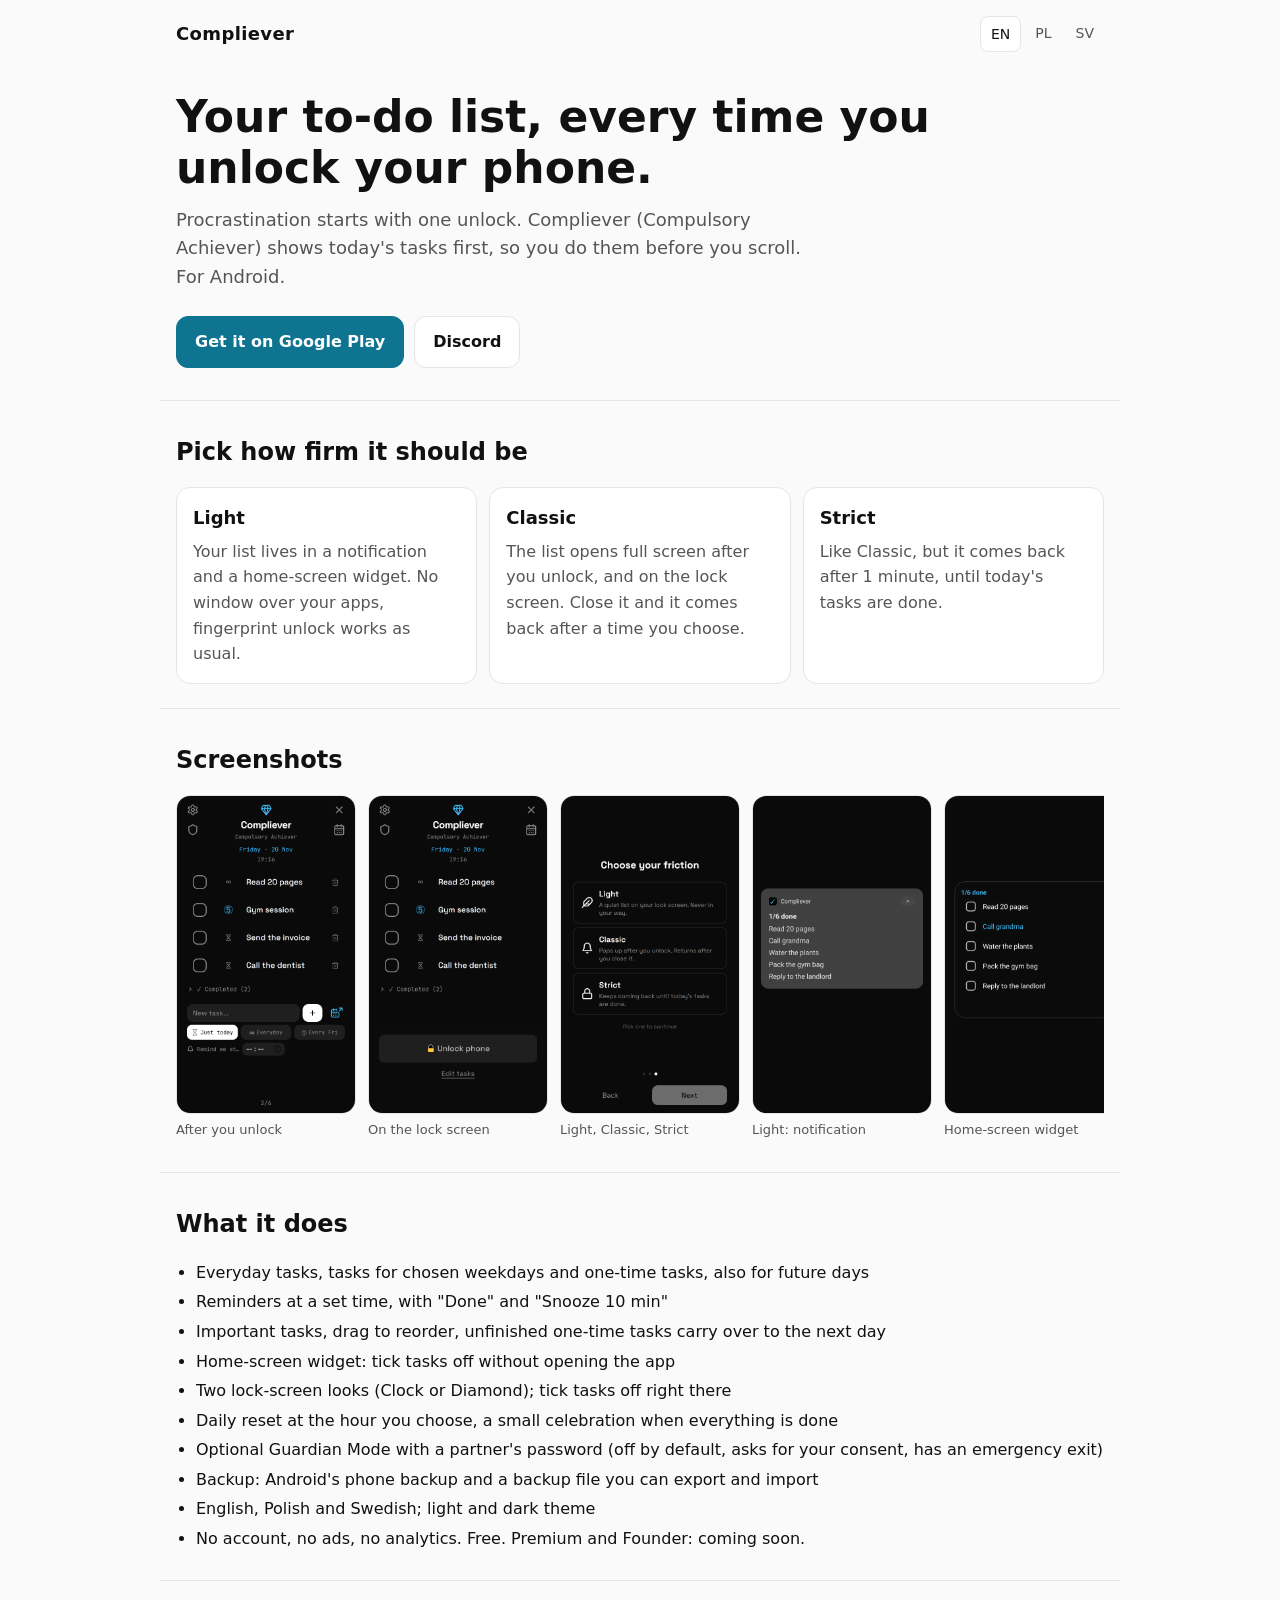
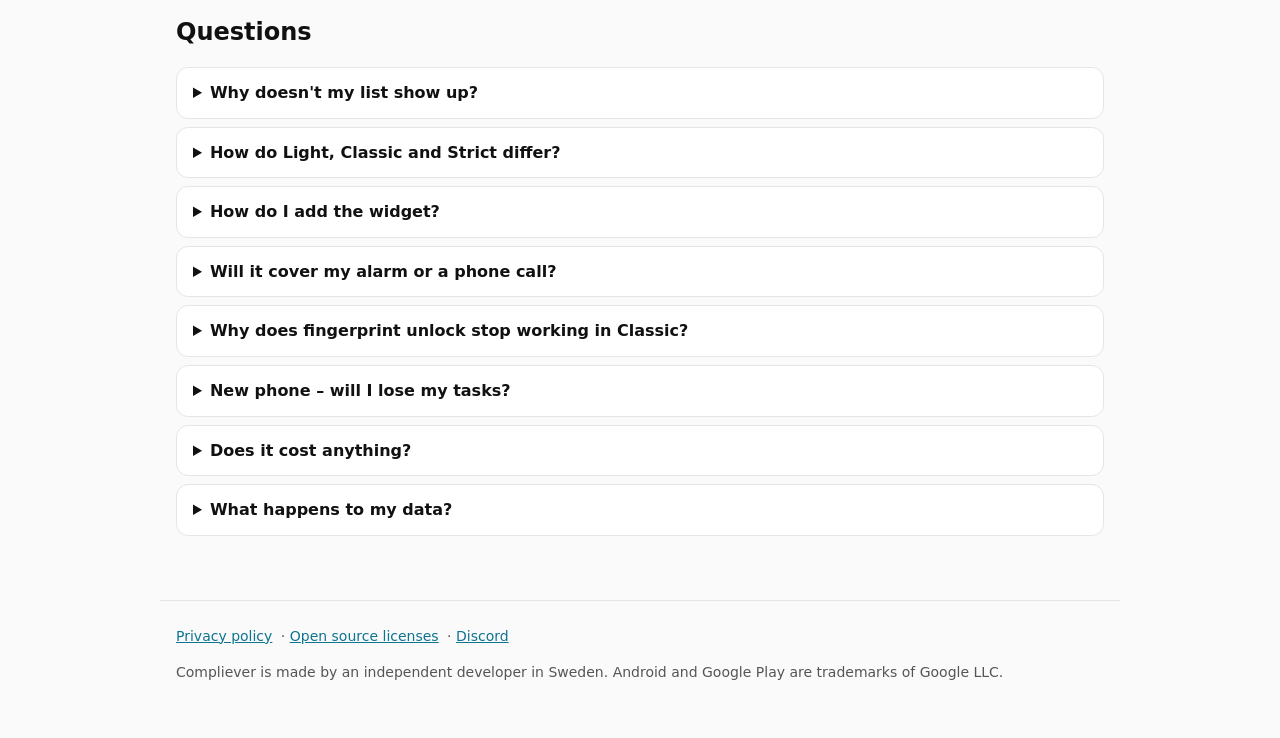
<file: index.html>
<!doctype html>
<html lang="en">
<head>
<meta charset="utf-8">
<meta name="viewport" content="width=device-width, initial-scale=1">
<title>Compliever – your to-do list after every unlock</title>
<meta name="description" content="Compliever (Compulsory Achiever) for Android: today's to-do list appears every time you unlock your phone, until it's done. No account, no ads, everything stays on your phone.">
<link rel="stylesheet" href="style.css">
<link rel="icon" href="favicon.ico">
<link rel="alternate" hreflang="pl" href="pl.html">
<link rel="alternate" hreflang="sv" href="sv.html">
</head>
<body>
<header class="top">
  <a class="brand" href="index.html">Compliever</a>
  <nav aria-label="Language"><a href="index.html" aria-current="page" lang="en">EN</a><a href="pl.html" lang="pl">PL</a><a href="sv.html" lang="sv">SV</a></nav>
</header>

<section class="hero">
  <h1>Your to-do list, every time you unlock your phone.</h1>
  <p class="lead">Procrastination starts with one unlock. Compliever (Compulsory Achiever) shows today's tasks first, so you do them before you scroll. For Android.</p>
  <div class="buttons">
    <a class="btn primary" href="https://play.google.com/store/apps/details?id=com.compliever.app" rel="noopener">Get it on Google Play</a>
    <a class="btn" href="https://discord.gg/SVmcFES96E" rel="noopener">Discord</a>
  </div>
</section>

<section class="section">
  <h2>Pick how firm it should be</h2>
  <div class="levels">
    <div class="card"><h3>Light</h3><p>Your list lives in a notification and a home-screen widget. No window over your apps, fingerprint unlock works as usual.</p></div>
    <div class="card"><h3>Classic</h3><p>The list opens full screen after you unlock, and on the lock screen. Close it and it comes back after a time you choose.</p></div>
    <div class="card"><h3>Strict</h3><p>Like Classic, but it comes back after 1 minute, until today's tasks are done.</p></div>
  </div>
</section>

<section class="section">
  <h2>Screenshots</h2>
  <div class="shots">
    <figure><img src="img/en/01-list-after-unlock.png" alt="Today's task list after unlocking the phone" loading="lazy" width="1080" height="1920"><figcaption>After you unlock</figcaption></figure>
    <figure><img src="img/en/04-lock-screen-diamond.png" alt="Task list on the lock screen, Diamond look" loading="lazy" width="1080" height="1920"><figcaption>On the lock screen</figcaption></figure>
    <figure><img src="img/en/07-levels-light-classic-strict.png" alt="Choosing Light, Classic or Strict" loading="lazy" width="1080" height="1920"><figcaption>Light, Classic, Strict</figcaption></figure>
    <figure><img src="img/en/09-light-notification.png" alt="Light: the list in a notification" loading="lazy" width="1080" height="1920"><figcaption>Light: notification</figcaption></figure>
    <figure><img src="img/en/10-home-widget.png" alt="Home-screen widget with today's tasks" loading="lazy" width="1080" height="1920"><figcaption>Home-screen widget</figcaption></figure>
  </div>
</section>

<section class="section">
  <h2>What it does</h2>
  <ul class="features">
    <li>Everyday tasks, tasks for chosen weekdays and one-time tasks, also for future days</li>
    <li>Reminders at a set time, with "Done" and "Snooze 10 min"</li>
    <li>Important tasks, drag to reorder, unfinished one-time tasks carry over to the next day</li>
    <li>Home-screen widget: tick tasks off without opening the app</li>
    <li>Two lock-screen looks (Clock or Diamond); tick tasks off right there</li>
    <li>Daily reset at the hour you choose, a small celebration when everything is done</li>
    <li>Optional Guardian Mode with a partner's password (off by default, asks for your consent, has an emergency exit)</li>
    <li>Backup: Android's phone backup and a backup file you can export and import</li>
    <li>English, Polish and Swedish; light and dark theme</li>
    <li>No account, no ads, no analytics. Free. Premium and Founder: coming soon.</li>
  </ul>
</section>

<section class="section" id="faq">
  <h2>Questions</h2>
  <details>
    <summary>Why doesn't my list show up?</summary>
    <p>First check the level: <strong>Light</strong> never opens a window – the list is in the notification and the widget. In Classic and Strict open <em>Settings → Permissions &amp; reliability</em>: every line should be green. "Fix it" opens the right screen, "Test now" checks that the window opens by itself.</p>
    <p>Many phones stop apps in the background to save battery. Settings for the most common brands (names can differ a little between versions):</p>
    <ul>
      <li><strong>Realme, Oppo, OnePlus:</strong> app info → Battery usage → allow background activity and auto launch; turn off "Pause app activity if unused"; lock Compliever in Recent apps (on its card tap ⋮ or press and hold, then Lock).</li>
      <li><strong>Xiaomi, Redmi, POCO:</strong> app info → Autostart on; Battery saver → No restrictions; Other permissions → allow pop-up windows in the background and on the lock screen; lock it in recent apps.</li>
      <li><strong>Samsung:</strong> Battery → Background usage limits → add Compliever to "Never sleeping apps"; app info → Battery → Unrestricted.</li>
      <li><strong>Other phones:</strong> app info → Battery → Unrestricted (or "Don't optimize").</li>
    </ul>
    <p>The setup in the app shows these steps for your phone.</p>
  </details>
  <details>
    <summary>How do Light, Classic and Strict differ?</summary>
    <p>Light: notification and widget only, nothing covers your screen. Classic: a full-screen list after unlocking and on the lock screen; when you close it, it comes back after the time you set. Strict: like Classic, but it comes back after 1 minute until today's tasks are done. You can change the level any time in Settings → Display.</p>
  </details>
  <details>
    <summary>How do I add the widget?</summary>
    <p>Setup and Settings → Display can ask your phone to add the widget. Some phones (for example Realme) say it was added but put it nowhere. If the widget is not on your home screen, add it by hand:</p>
    <ol>
      <li>Long-press an empty spot on the home screen.</li>
      <li>Tap Widgets.</li>
      <li>Find Compliever and drag it onto the screen.</li>
    </ol>
    <p>Tip: long-press the widget to make it bigger.</p>
  </details>
  <details>
    <summary>Will it cover my alarm or a phone call?</summary>
    <p>No. Alarms, timers and calls always come first. The list steps aside and comes back when they are over.</p>
  </details>
  <details>
    <summary>Why does fingerprint unlock stop working in Classic?</summary>
    <p>On some phones a window over the lock screen switches the fingerprint reader off. Unlock with the button on the list, or choose Light, which never opens a window.</p>
  </details>
  <details>
    <summary>New phone – will I lose my tasks?</summary>
    <p>If Android's phone backup (in your Google account) is on, your tasks and settings may come back by themselves when you install Compliever on a new phone. Android decides whether and when that happens, so it is not guaranteed. The sure way: before you switch, use Settings → Data → Backup → "Export to file", move the file to the new phone and import it there. Permissions are set up again on the new phone.</p>
  </details>
  <details>
    <summary>Does it cost anything?</summary>
    <p>Compliever is free, with no limit on tasks and no account. Optional Premium and Founder are coming soon.</p>
  </details>
  <details>
    <summary>What happens to my data?</summary>
    <p>Everything stays on your phone. The app has no server and sends nothing. One exception: if Android's phone backup is on, Android may include your tasks and settings in the backup in your Google account. You can leave the app out in Settings → Data → Backup → "Include in the phone backup". Details: <a href="privacy-policy.html">privacy policy</a>.</p>
  </details>
</section>

<footer class="foot">
  <a href="privacy-policy.html">Privacy policy</a> ·
  <a href="licenses.html">Open source licenses</a> ·
  <a href="https://discord.gg/SVmcFES96E" rel="noopener">Discord</a>
  <p>Compliever is made by an independent developer in Sweden. Android and Google Play are trademarks of Google LLC.</p>
</footer>
</body>
</html>
</file>
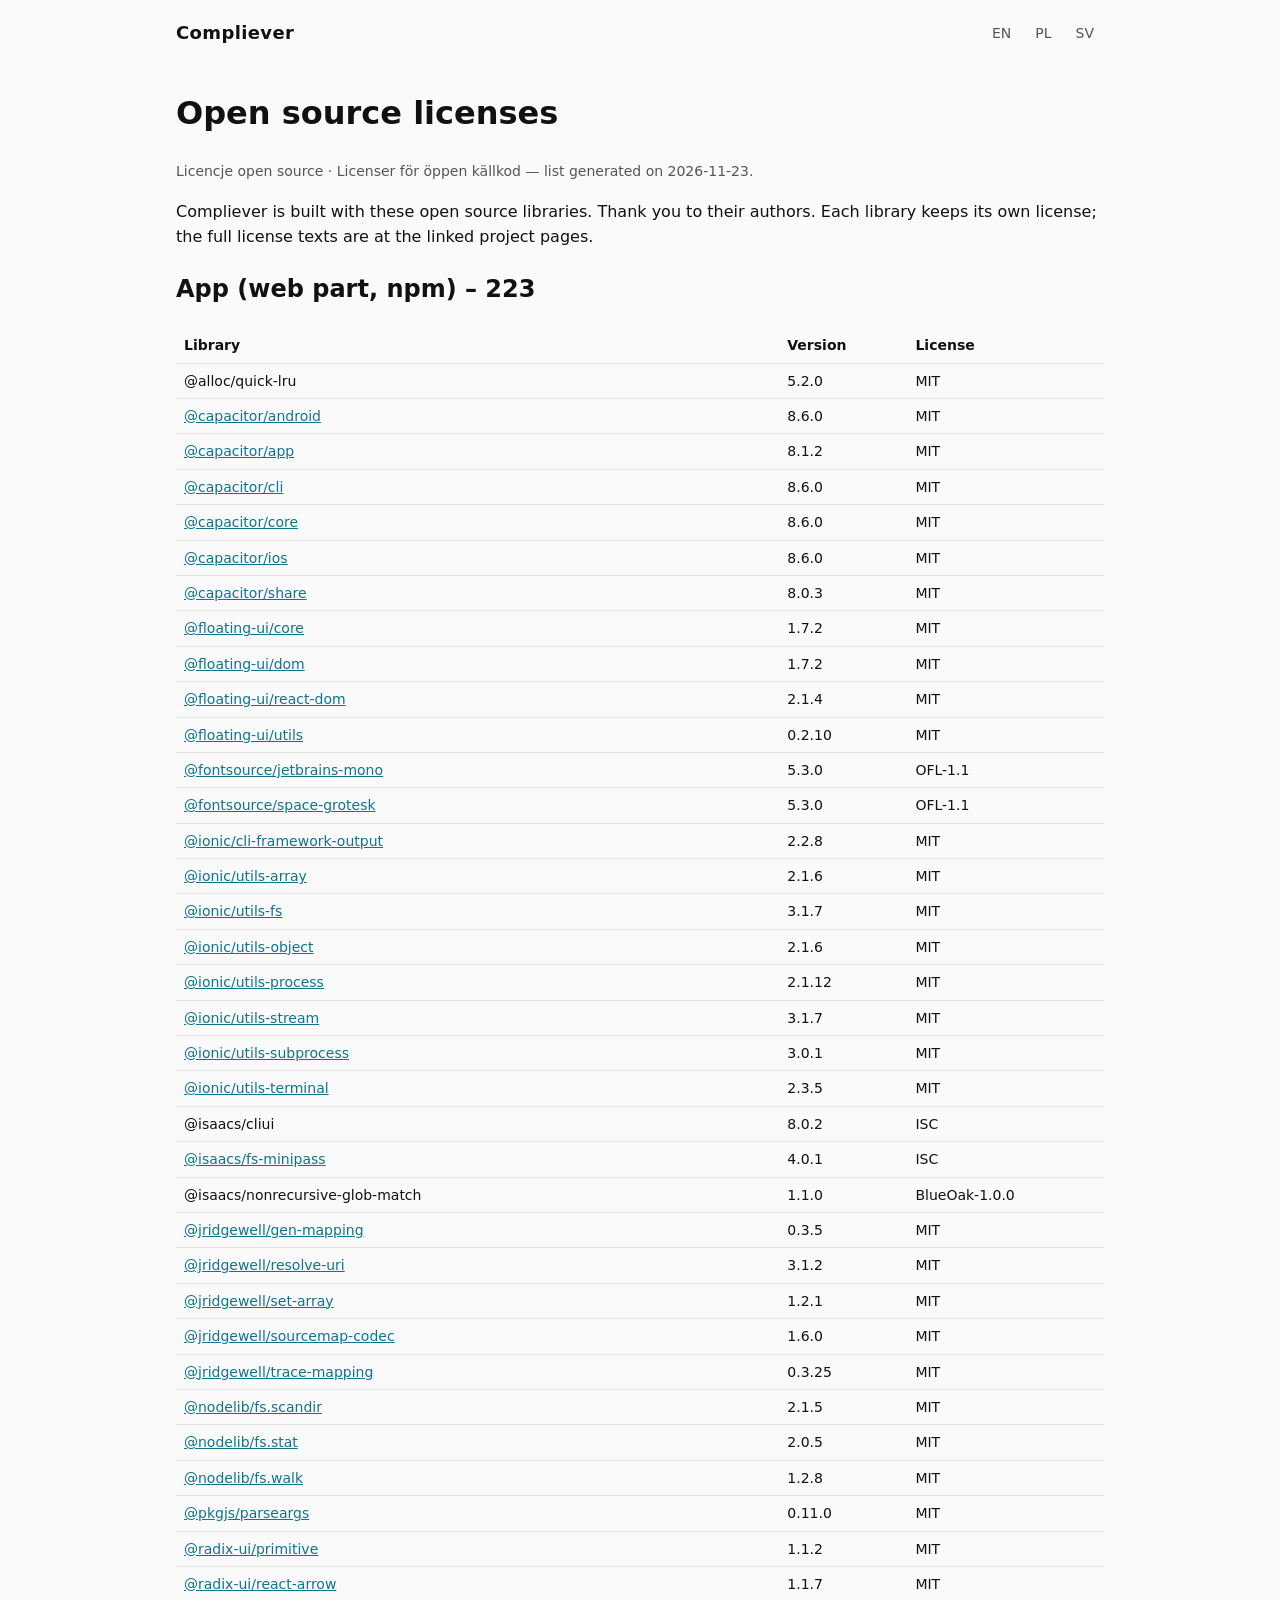
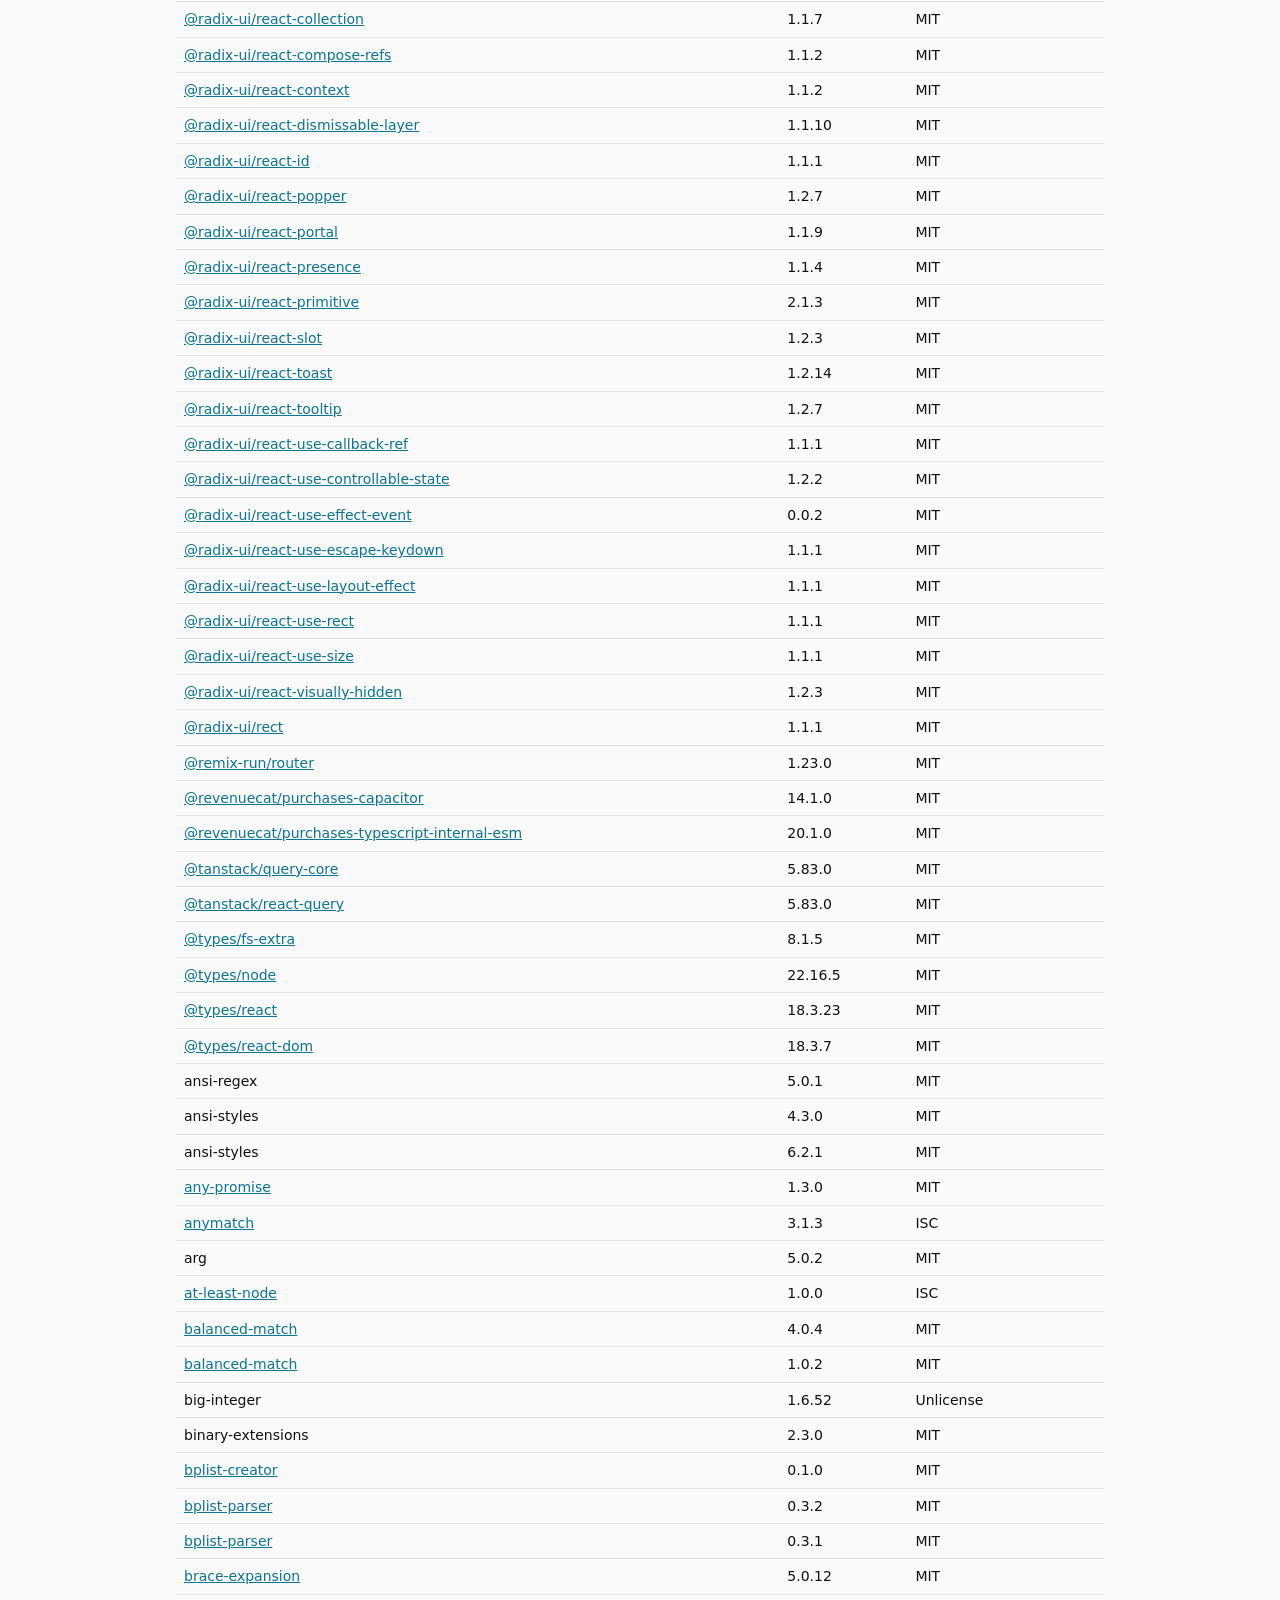
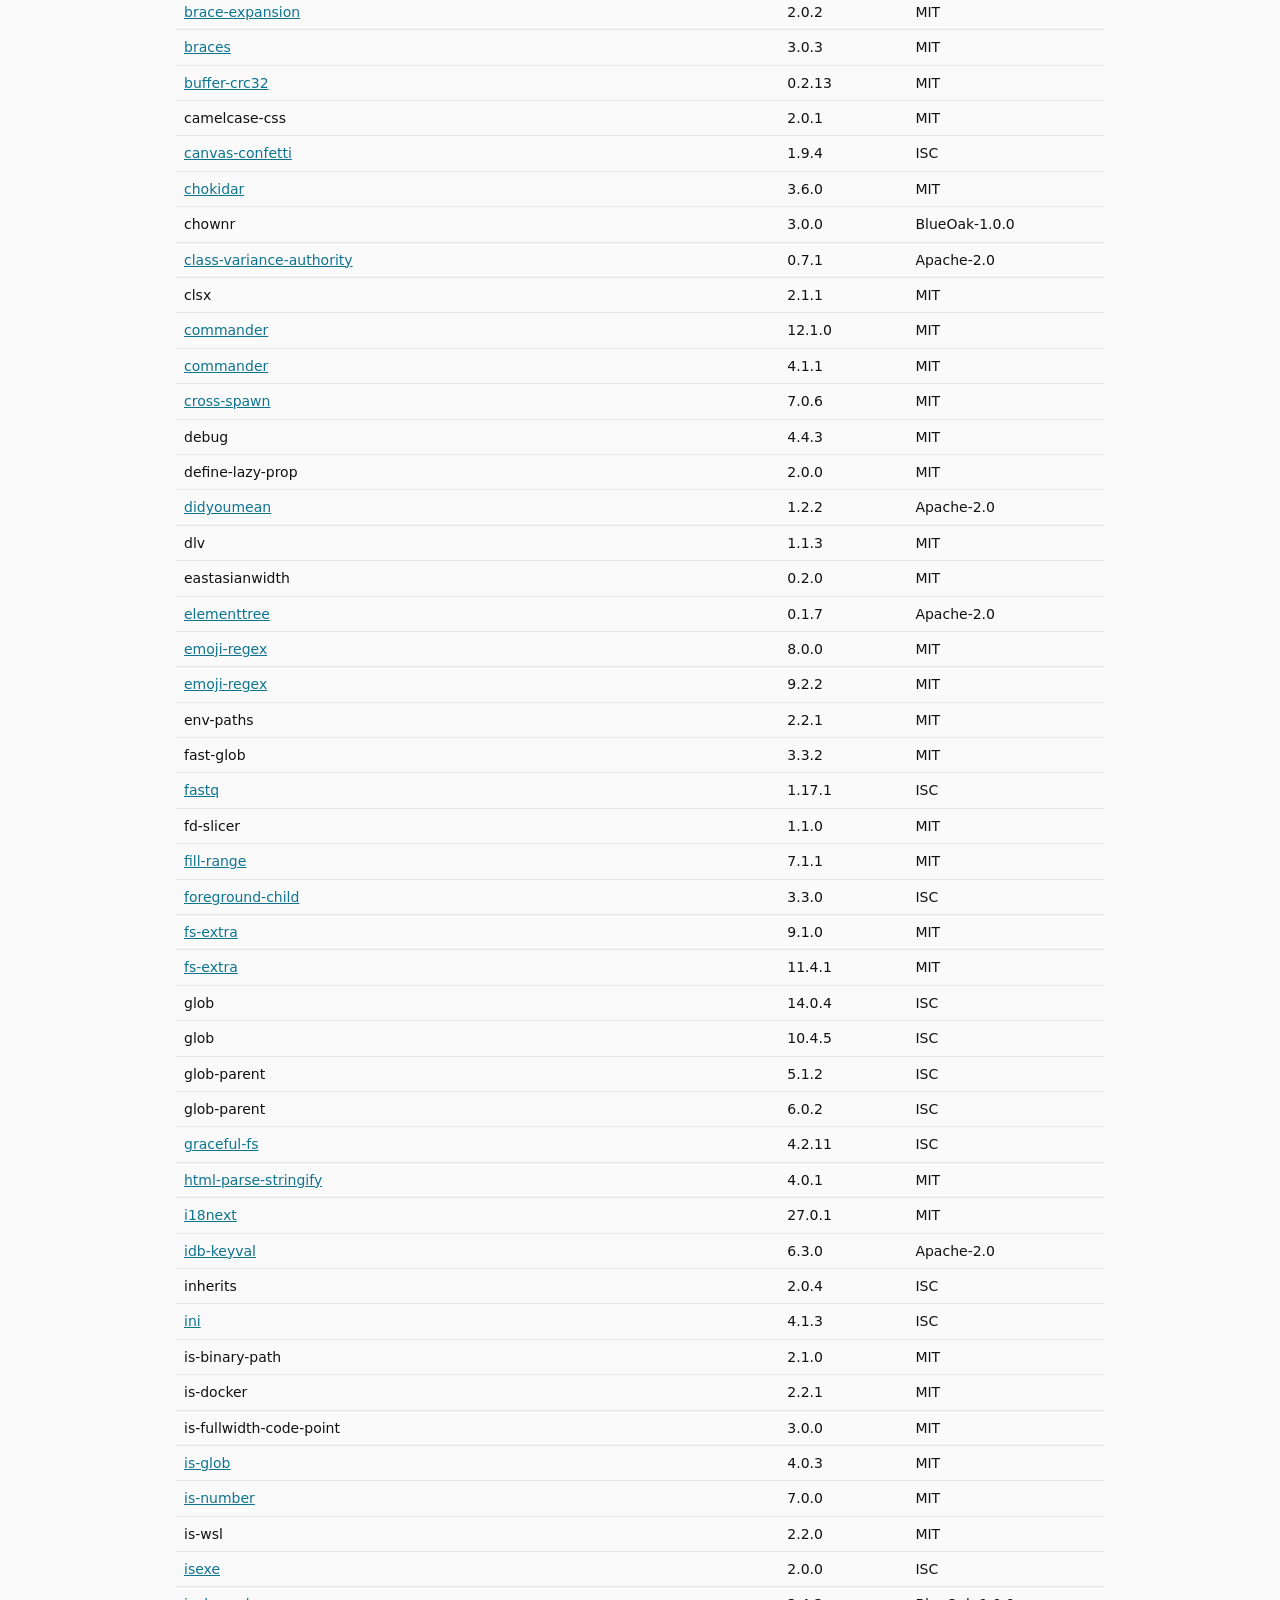
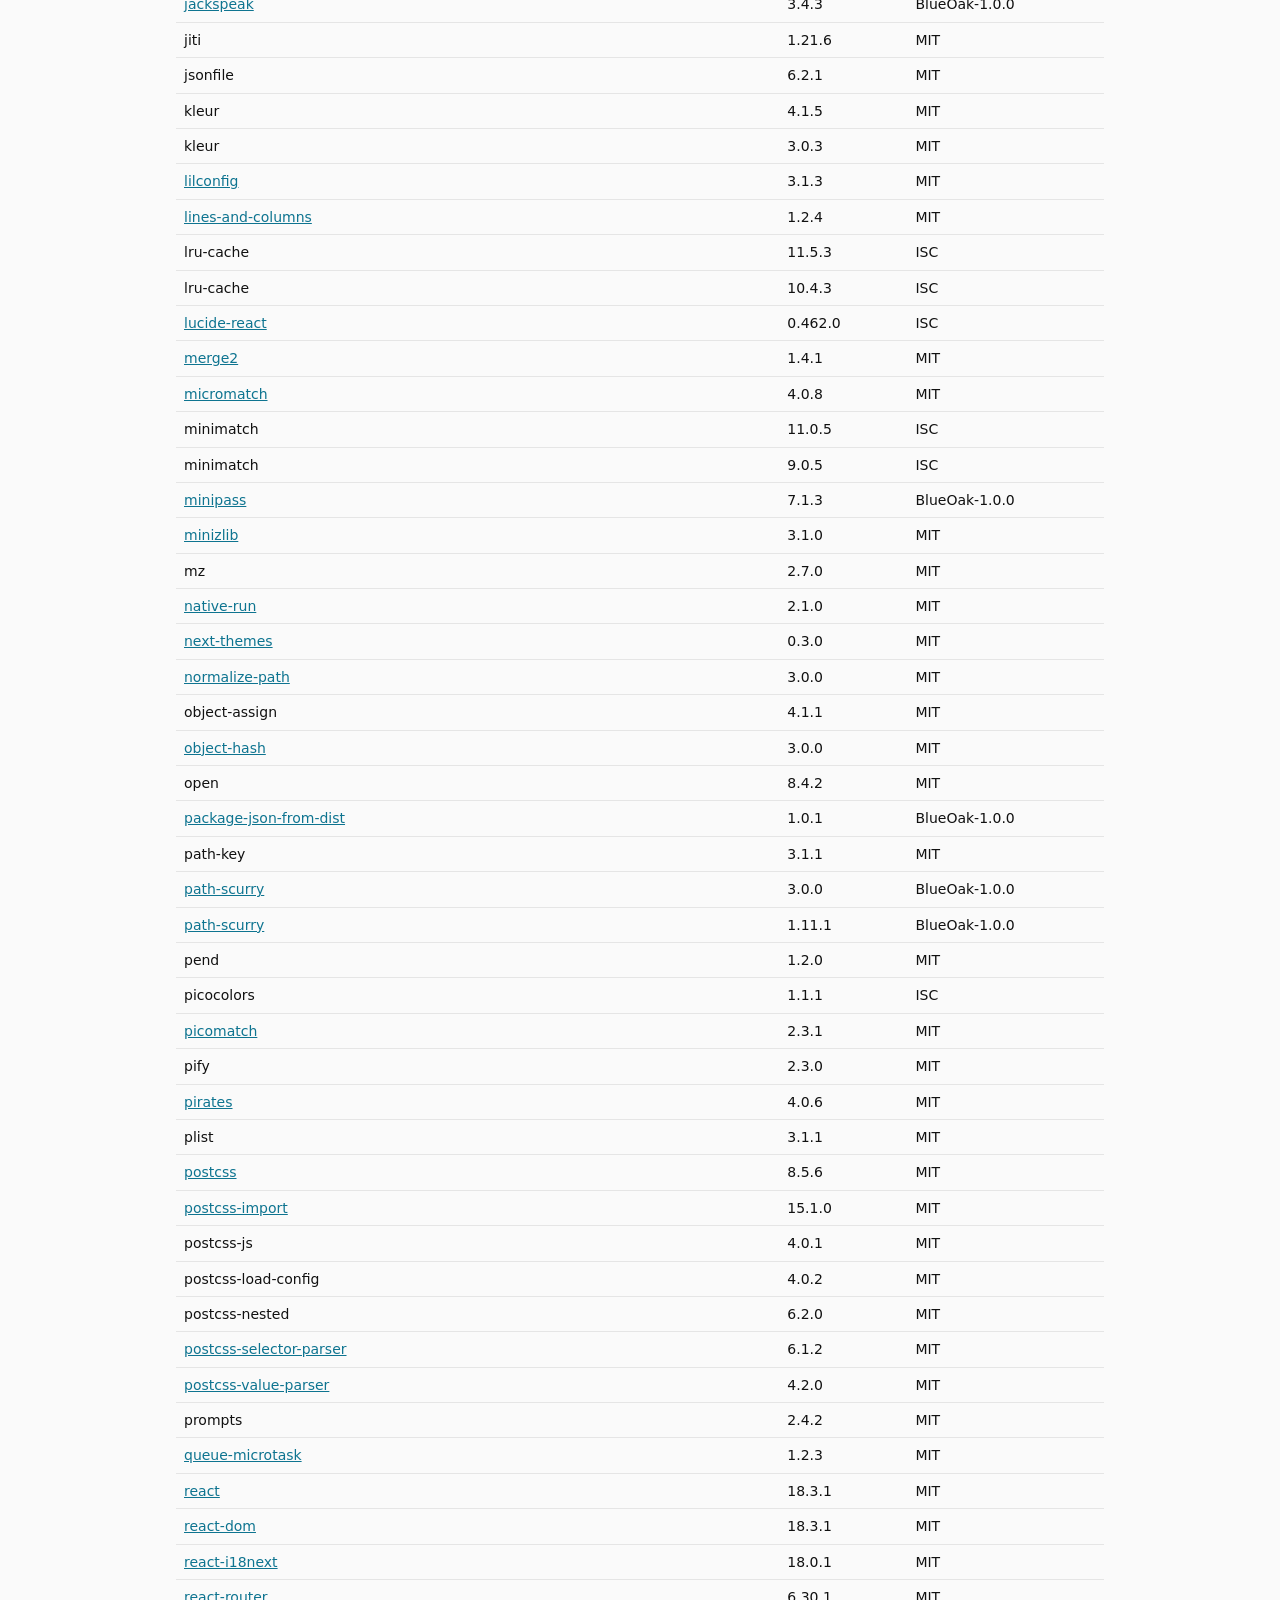
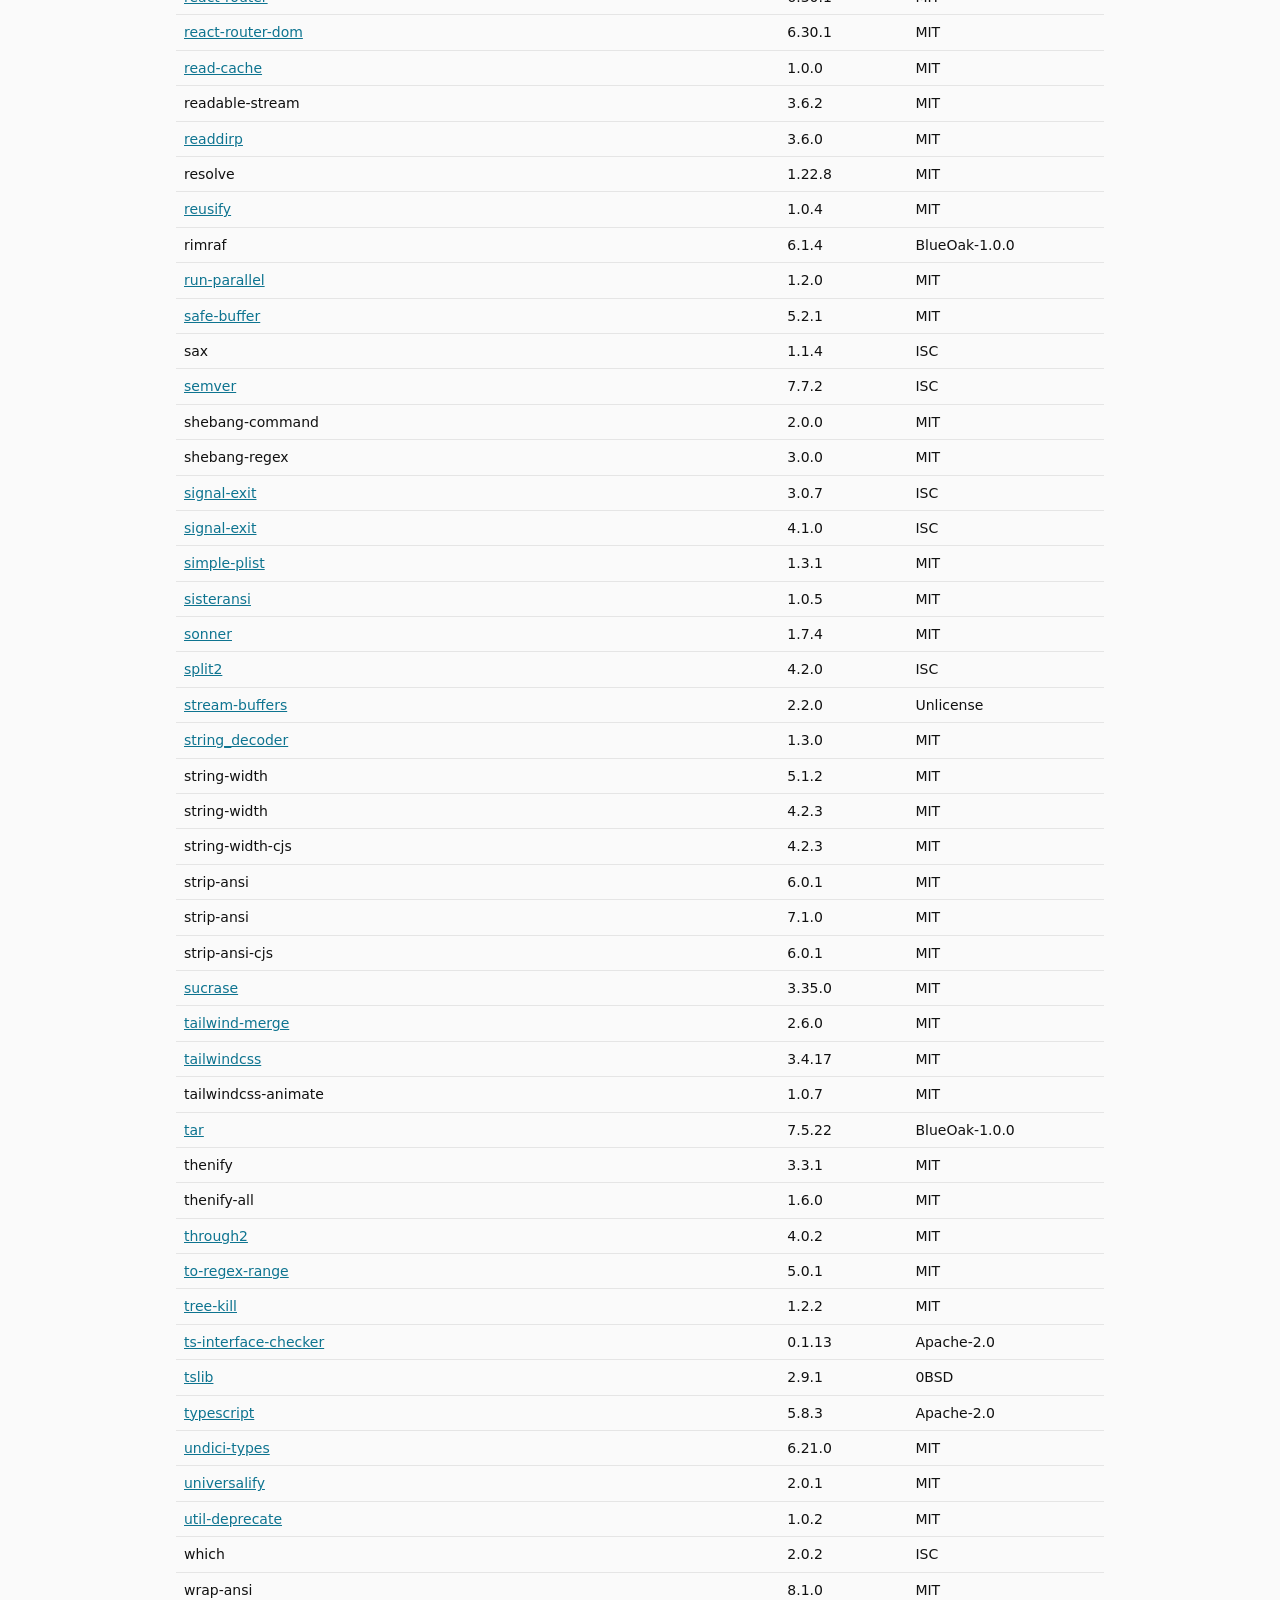
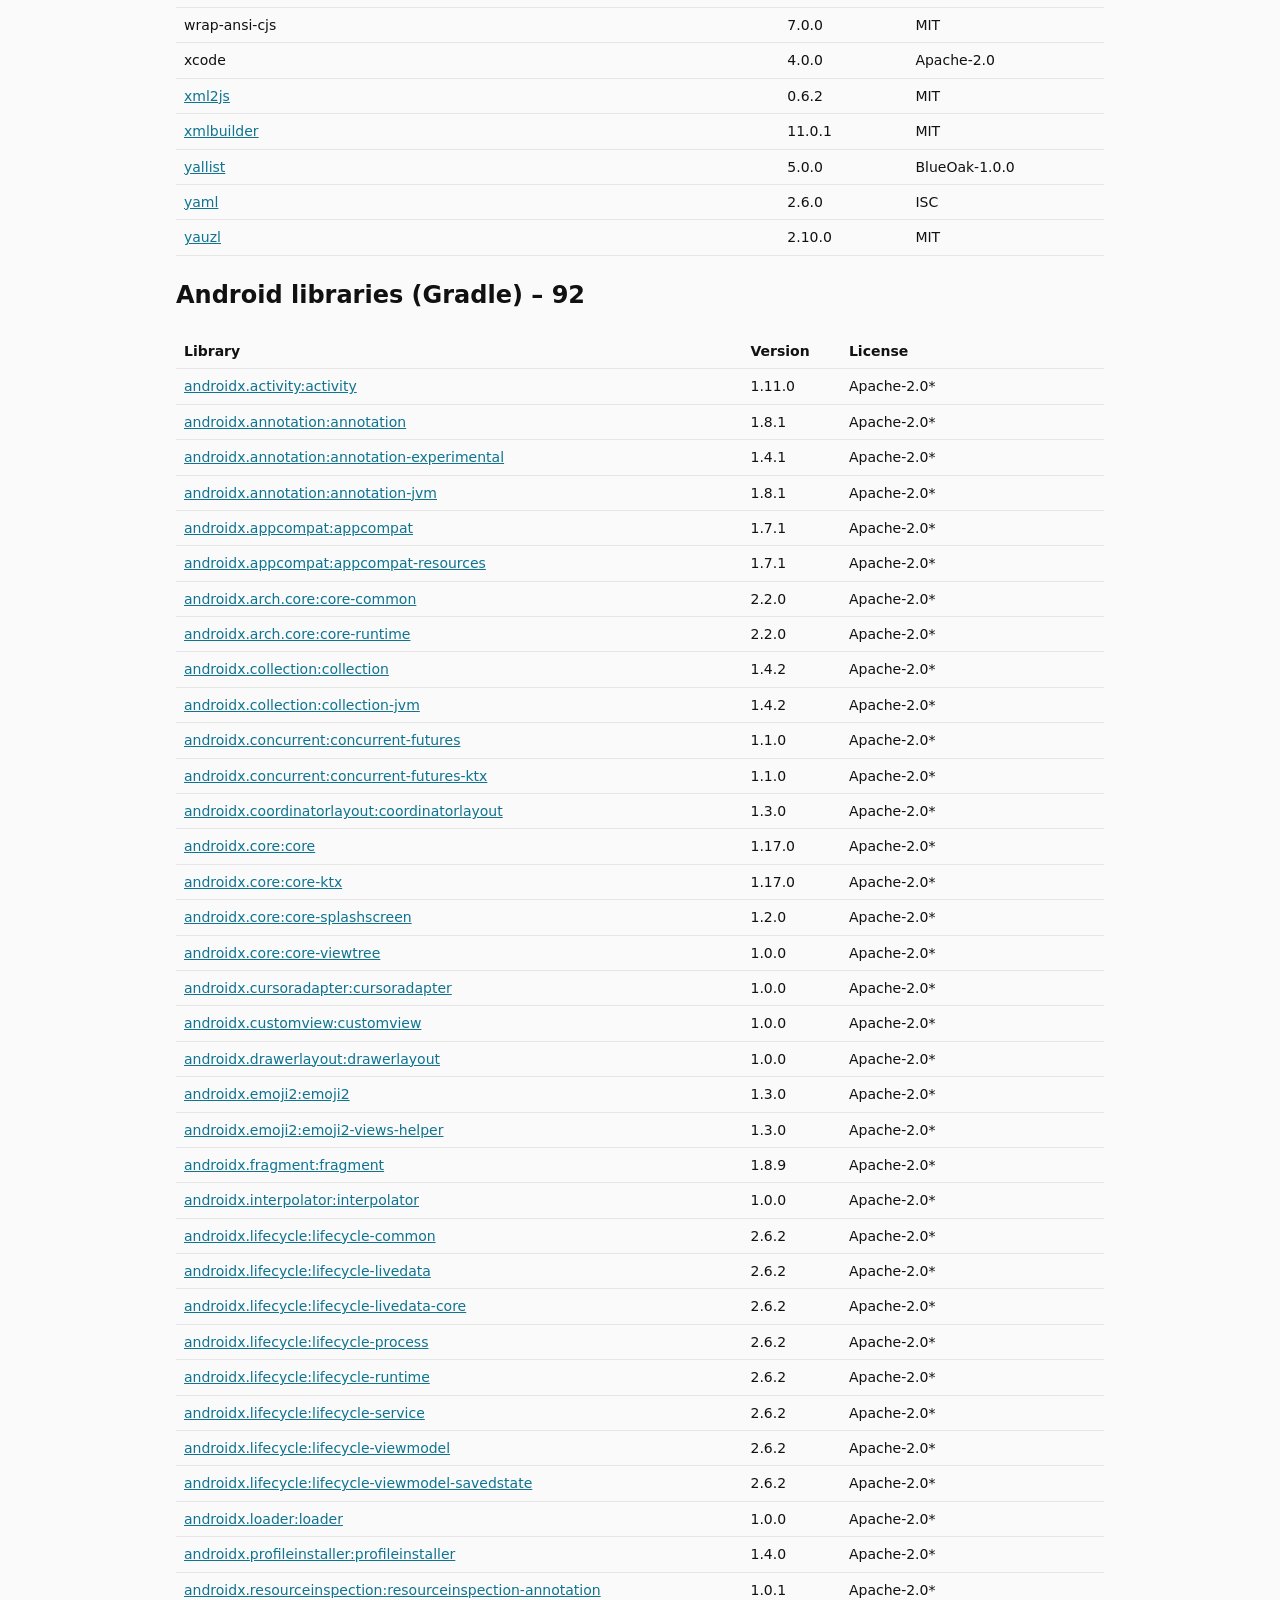
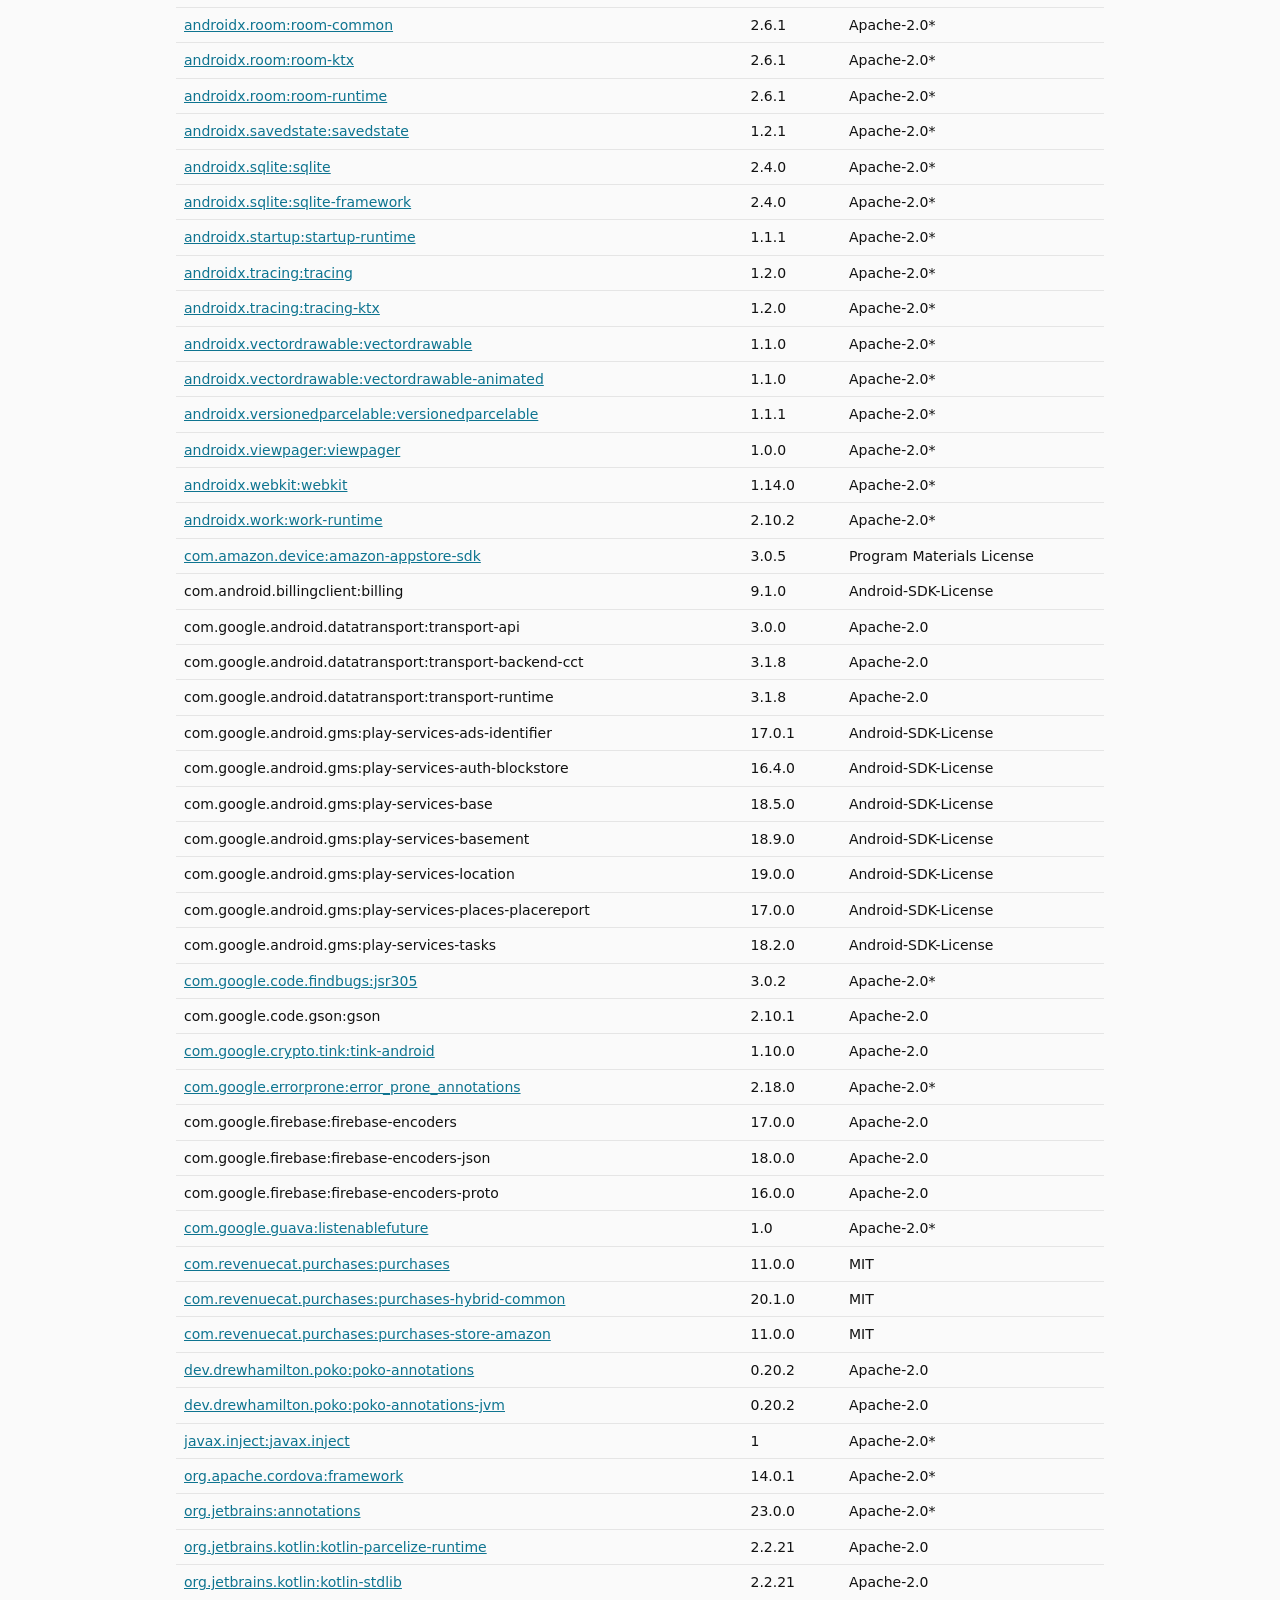
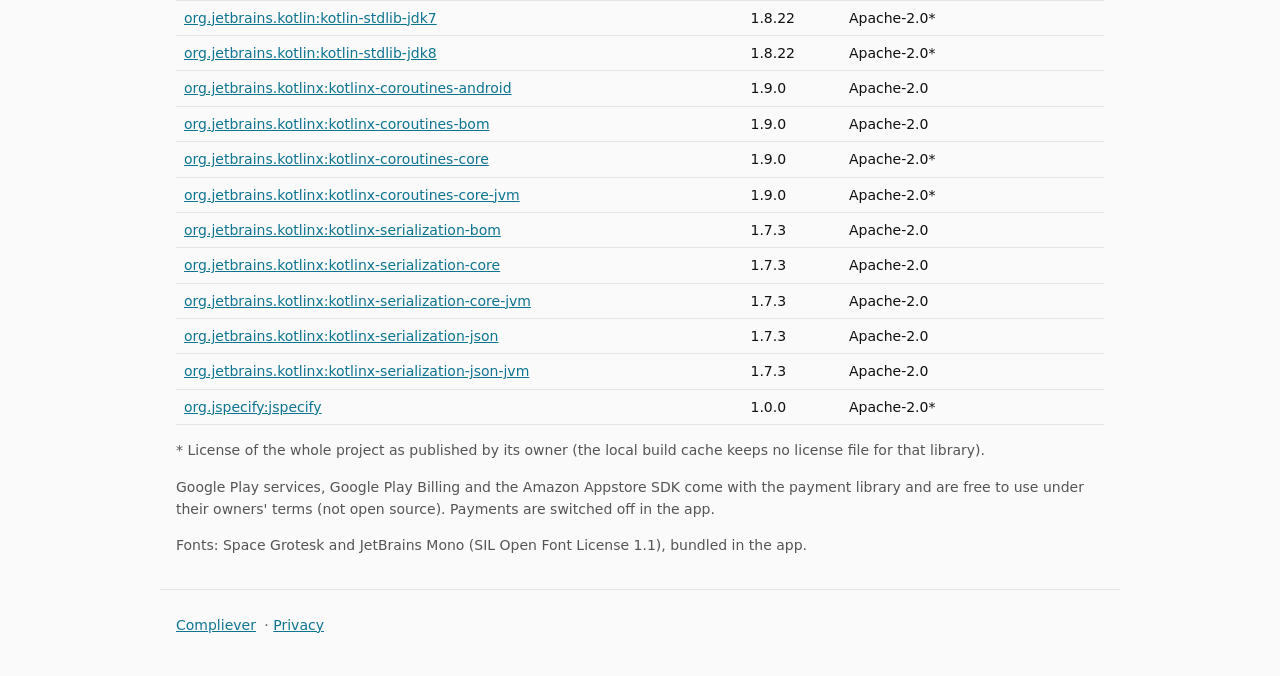
<file: licenses.html>
<!doctype html>
<html lang="en">
<head>
<meta charset="utf-8">
<meta name="viewport" content="width=device-width, initial-scale=1">
<title>Compliever – Open source licenses</title>
<link rel="stylesheet" href="style.css">
</head>
<body>
<!-- Generated by scripts/licenses.mjs on 2026-11-23. Do not edit by hand. -->
<header class="top"><a class="brand" href="index.html">Compliever</a><nav><a href="index.html">EN</a><a href="pl.html">PL</a><a href="sv.html">SV</a></nav></header>
<main class="page">
<h1>Open source licenses</h1>
<p class="muted">Licencje open source · Licenser för öppen källkod — list generated on 2026-11-23.</p>
<p>Compliever is built with these open source libraries. Thank you to their authors. Each library keeps its own license; the full license texts are at the linked project pages.</p>
<h2>App (web part, npm) – 223</h2>
<div class="table"><table><thead><tr><th>Library</th><th>Version</th><th>License</th></tr></thead><tbody>
<tr><td>@alloc/quick-lru</td><td>5.2.0</td><td>MIT</td></tr>
<tr><td><a href="https://capacitorjs.com" rel="noopener">@capacitor/android</a></td><td>8.6.0</td><td>MIT</td></tr>
<tr><td><a href="https://github.com/ionic-team/capacitor-plugins" rel="noopener">@capacitor/app</a></td><td>8.1.2</td><td>MIT</td></tr>
<tr><td><a href="https://capacitorjs.com" rel="noopener">@capacitor/cli</a></td><td>8.6.0</td><td>MIT</td></tr>
<tr><td><a href="https://capacitorjs.com" rel="noopener">@capacitor/core</a></td><td>8.6.0</td><td>MIT</td></tr>
<tr><td><a href="https://capacitorjs.com" rel="noopener">@capacitor/ios</a></td><td>8.6.0</td><td>MIT</td></tr>
<tr><td><a href="https://github.com/ionic-team/capacitor-plugins" rel="noopener">@capacitor/share</a></td><td>8.0.3</td><td>MIT</td></tr>
<tr><td><a href="https://floating-ui.com" rel="noopener">@floating-ui/core</a></td><td>1.7.2</td><td>MIT</td></tr>
<tr><td><a href="https://floating-ui.com" rel="noopener">@floating-ui/dom</a></td><td>1.7.2</td><td>MIT</td></tr>
<tr><td><a href="https://floating-ui.com/docs/react-dom" rel="noopener">@floating-ui/react-dom</a></td><td>2.1.4</td><td>MIT</td></tr>
<tr><td><a href="https://floating-ui.com" rel="noopener">@floating-ui/utils</a></td><td>0.2.10</td><td>MIT</td></tr>
<tr><td><a href="https://fontsource.org/fonts/jetbrains-mono" rel="noopener">@fontsource/jetbrains-mono</a></td><td>5.3.0</td><td>OFL-1.1</td></tr>
<tr><td><a href="https://fontsource.org/fonts/space-grotesk" rel="noopener">@fontsource/space-grotesk</a></td><td>5.3.0</td><td>OFL-1.1</td></tr>
<tr><td><a href="https://ionicframework.com/" rel="noopener">@ionic/cli-framework-output</a></td><td>2.2.8</td><td>MIT</td></tr>
<tr><td><a href="https://ionicframework.com/" rel="noopener">@ionic/utils-array</a></td><td>2.1.6</td><td>MIT</td></tr>
<tr><td><a href="https://ionicframework.com/" rel="noopener">@ionic/utils-fs</a></td><td>3.1.7</td><td>MIT</td></tr>
<tr><td><a href="https://ionicframework.com/" rel="noopener">@ionic/utils-object</a></td><td>2.1.6</td><td>MIT</td></tr>
<tr><td><a href="https://ionicframework.com/" rel="noopener">@ionic/utils-process</a></td><td>2.1.12</td><td>MIT</td></tr>
<tr><td><a href="https://ionicframework.com/" rel="noopener">@ionic/utils-stream</a></td><td>3.1.7</td><td>MIT</td></tr>
<tr><td><a href="https://ionicframework.com/" rel="noopener">@ionic/utils-subprocess</a></td><td>3.0.1</td><td>MIT</td></tr>
<tr><td><a href="https://ionicframework.com/" rel="noopener">@ionic/utils-terminal</a></td><td>2.3.5</td><td>MIT</td></tr>
<tr><td>@isaacs/cliui</td><td>8.0.2</td><td>ISC</td></tr>
<tr><td><a href="https://github.com/npm/fs-minipass" rel="noopener">@isaacs/fs-minipass</a></td><td>4.0.1</td><td>ISC</td></tr>
<tr><td>@isaacs/nonrecursive-glob-match</td><td>1.1.0</td><td>BlueOak-1.0.0</td></tr>
<tr><td><a href="https://github.com/jridgewell/gen-mapping" rel="noopener">@jridgewell/gen-mapping</a></td><td>0.3.5</td><td>MIT</td></tr>
<tr><td><a href="https://github.com/jridgewell/resolve-uri" rel="noopener">@jridgewell/resolve-uri</a></td><td>3.1.2</td><td>MIT</td></tr>
<tr><td><a href="https://github.com/jridgewell/set-array" rel="noopener">@jridgewell/set-array</a></td><td>1.2.1</td><td>MIT</td></tr>
<tr><td><a href="https://github.com/jridgewell/sourcemaps/tree/main/packages/sourcemap-codec" rel="noopener">@jridgewell/sourcemap-codec</a></td><td>1.6.0</td><td>MIT</td></tr>
<tr><td><a href="https://github.com/jridgewell/trace-mapping" rel="noopener">@jridgewell/trace-mapping</a></td><td>0.3.25</td><td>MIT</td></tr>
<tr><td><a href="https://github.com/nodelib/nodelib/tree/master/packages/fs/fs.scandir" rel="noopener">@nodelib/fs.scandir</a></td><td>2.1.5</td><td>MIT</td></tr>
<tr><td><a href="https://github.com/nodelib/nodelib/tree/master/packages/fs/fs.stat" rel="noopener">@nodelib/fs.stat</a></td><td>2.0.5</td><td>MIT</td></tr>
<tr><td><a href="https://github.com/nodelib/nodelib/tree/master/packages/fs/fs.walk" rel="noopener">@nodelib/fs.walk</a></td><td>1.2.8</td><td>MIT</td></tr>
<tr><td><a href="https://github.com/pkgjs/parseargs#readme" rel="noopener">@pkgjs/parseargs</a></td><td>0.11.0</td><td>MIT</td></tr>
<tr><td><a href="https://radix-ui.com/primitives" rel="noopener">@radix-ui/primitive</a></td><td>1.1.2</td><td>MIT</td></tr>
<tr><td><a href="https://radix-ui.com/primitives" rel="noopener">@radix-ui/react-arrow</a></td><td>1.1.7</td><td>MIT</td></tr>
<tr><td><a href="https://radix-ui.com/primitives" rel="noopener">@radix-ui/react-collection</a></td><td>1.1.7</td><td>MIT</td></tr>
<tr><td><a href="https://radix-ui.com/primitives" rel="noopener">@radix-ui/react-compose-refs</a></td><td>1.1.2</td><td>MIT</td></tr>
<tr><td><a href="https://radix-ui.com/primitives" rel="noopener">@radix-ui/react-context</a></td><td>1.1.2</td><td>MIT</td></tr>
<tr><td><a href="https://radix-ui.com/primitives" rel="noopener">@radix-ui/react-dismissable-layer</a></td><td>1.1.10</td><td>MIT</td></tr>
<tr><td><a href="https://radix-ui.com/primitives" rel="noopener">@radix-ui/react-id</a></td><td>1.1.1</td><td>MIT</td></tr>
<tr><td><a href="https://radix-ui.com/primitives" rel="noopener">@radix-ui/react-popper</a></td><td>1.2.7</td><td>MIT</td></tr>
<tr><td><a href="https://radix-ui.com/primitives" rel="noopener">@radix-ui/react-portal</a></td><td>1.1.9</td><td>MIT</td></tr>
<tr><td><a href="https://radix-ui.com/primitives" rel="noopener">@radix-ui/react-presence</a></td><td>1.1.4</td><td>MIT</td></tr>
<tr><td><a href="https://radix-ui.com/primitives" rel="noopener">@radix-ui/react-primitive</a></td><td>2.1.3</td><td>MIT</td></tr>
<tr><td><a href="https://radix-ui.com/primitives" rel="noopener">@radix-ui/react-slot</a></td><td>1.2.3</td><td>MIT</td></tr>
<tr><td><a href="https://radix-ui.com/primitives" rel="noopener">@radix-ui/react-toast</a></td><td>1.2.14</td><td>MIT</td></tr>
<tr><td><a href="https://radix-ui.com/primitives" rel="noopener">@radix-ui/react-tooltip</a></td><td>1.2.7</td><td>MIT</td></tr>
<tr><td><a href="https://radix-ui.com/primitives" rel="noopener">@radix-ui/react-use-callback-ref</a></td><td>1.1.1</td><td>MIT</td></tr>
<tr><td><a href="https://radix-ui.com/primitives" rel="noopener">@radix-ui/react-use-controllable-state</a></td><td>1.2.2</td><td>MIT</td></tr>
<tr><td><a href="https://radix-ui.com/primitives" rel="noopener">@radix-ui/react-use-effect-event</a></td><td>0.0.2</td><td>MIT</td></tr>
<tr><td><a href="https://radix-ui.com/primitives" rel="noopener">@radix-ui/react-use-escape-keydown</a></td><td>1.1.1</td><td>MIT</td></tr>
<tr><td><a href="https://radix-ui.com/primitives" rel="noopener">@radix-ui/react-use-layout-effect</a></td><td>1.1.1</td><td>MIT</td></tr>
<tr><td><a href="https://radix-ui.com/primitives" rel="noopener">@radix-ui/react-use-rect</a></td><td>1.1.1</td><td>MIT</td></tr>
<tr><td><a href="https://radix-ui.com/primitives" rel="noopener">@radix-ui/react-use-size</a></td><td>1.1.1</td><td>MIT</td></tr>
<tr><td><a href="https://radix-ui.com/primitives" rel="noopener">@radix-ui/react-visually-hidden</a></td><td>1.2.3</td><td>MIT</td></tr>
<tr><td><a href="https://radix-ui.com/primitives" rel="noopener">@radix-ui/rect</a></td><td>1.1.1</td><td>MIT</td></tr>
<tr><td><a href="https://github.com/remix-run/react-router" rel="noopener">@remix-run/router</a></td><td>1.23.0</td><td>MIT</td></tr>
<tr><td><a href="https://github.com/RevenueCat/purchases-capacitor" rel="noopener">@revenuecat/purchases-capacitor</a></td><td>14.1.0</td><td>MIT</td></tr>
<tr><td><a href="https://github.com/RevenueCat/purchases-hybrid-common#readme" rel="noopener">@revenuecat/purchases-typescript-internal-esm</a></td><td>20.1.0</td><td>MIT</td></tr>
<tr><td><a href="https://tanstack.com/query" rel="noopener">@tanstack/query-core</a></td><td>5.83.0</td><td>MIT</td></tr>
<tr><td><a href="https://tanstack.com/query" rel="noopener">@tanstack/react-query</a></td><td>5.83.0</td><td>MIT</td></tr>
<tr><td><a href="https://github.com/DefinitelyTyped/DefinitelyTyped/tree/master/types/fs-extra" rel="noopener">@types/fs-extra</a></td><td>8.1.5</td><td>MIT</td></tr>
<tr><td><a href="https://github.com/DefinitelyTyped/DefinitelyTyped/tree/master/types/node" rel="noopener">@types/node</a></td><td>22.16.5</td><td>MIT</td></tr>
<tr><td><a href="https://github.com/DefinitelyTyped/DefinitelyTyped/tree/master/types/react" rel="noopener">@types/react</a></td><td>18.3.23</td><td>MIT</td></tr>
<tr><td><a href="https://github.com/DefinitelyTyped/DefinitelyTyped/tree/master/types/react-dom" rel="noopener">@types/react-dom</a></td><td>18.3.7</td><td>MIT</td></tr>
<tr><td>ansi-regex</td><td>5.0.1</td><td>MIT</td></tr>
<tr><td>ansi-styles</td><td>4.3.0</td><td>MIT</td></tr>
<tr><td>ansi-styles</td><td>6.2.1</td><td>MIT</td></tr>
<tr><td><a href="http://github.com/kevinbeaty/any-promise" rel="noopener">any-promise</a></td><td>1.3.0</td><td>MIT</td></tr>
<tr><td><a href="https://github.com/micromatch/anymatch" rel="noopener">anymatch</a></td><td>3.1.3</td><td>ISC</td></tr>
<tr><td>arg</td><td>5.0.2</td><td>MIT</td></tr>
<tr><td><a href="https://github.com/RyanZim/at-least-node#readme" rel="noopener">at-least-node</a></td><td>1.0.0</td><td>ISC</td></tr>
<tr><td><a href="https://github.com/juliangruber/balanced-match" rel="noopener">balanced-match</a></td><td>4.0.4</td><td>MIT</td></tr>
<tr><td><a href="https://github.com/juliangruber/balanced-match" rel="noopener">balanced-match</a></td><td>1.0.2</td><td>MIT</td></tr>
<tr><td>big-integer</td><td>1.6.52</td><td>Unlicense</td></tr>
<tr><td>binary-extensions</td><td>2.3.0</td><td>MIT</td></tr>
<tr><td><a href="https://github.com/nearinfinity/node-bplist-creator" rel="noopener">bplist-creator</a></td><td>0.1.0</td><td>MIT</td></tr>
<tr><td><a href="https://github.com/nearinfinity/node-bplist-parser" rel="noopener">bplist-parser</a></td><td>0.3.2</td><td>MIT</td></tr>
<tr><td><a href="https://github.com/nearinfinity/node-bplist-parser" rel="noopener">bplist-parser</a></td><td>0.3.1</td><td>MIT</td></tr>
<tr><td><a href="https://github.com/juliangruber/brace-expansion" rel="noopener">brace-expansion</a></td><td>5.0.12</td><td>MIT</td></tr>
<tr><td><a href="https://github.com/juliangruber/brace-expansion" rel="noopener">brace-expansion</a></td><td>2.0.2</td><td>MIT</td></tr>
<tr><td><a href="https://github.com/micromatch/braces" rel="noopener">braces</a></td><td>3.0.3</td><td>MIT</td></tr>
<tr><td><a href="https://github.com/brianloveswords/buffer-crc32" rel="noopener">buffer-crc32</a></td><td>0.2.13</td><td>MIT</td></tr>
<tr><td>camelcase-css</td><td>2.0.1</td><td>MIT</td></tr>
<tr><td><a href="https://github.com/catdad/canvas-confetti#readme" rel="noopener">canvas-confetti</a></td><td>1.9.4</td><td>ISC</td></tr>
<tr><td><a href="https://github.com/paulmillr/chokidar" rel="noopener">chokidar</a></td><td>3.6.0</td><td>MIT</td></tr>
<tr><td>chownr</td><td>3.0.0</td><td>BlueOak-1.0.0</td></tr>
<tr><td><a href="https://github.com/joe-bell/cva#readme" rel="noopener">class-variance-authority</a></td><td>0.7.1</td><td>Apache-2.0</td></tr>
<tr><td>clsx</td><td>2.1.1</td><td>MIT</td></tr>
<tr><td><a href="https://github.com/tj/commander.js" rel="noopener">commander</a></td><td>12.1.0</td><td>MIT</td></tr>
<tr><td><a href="https://github.com/tj/commander.js" rel="noopener">commander</a></td><td>4.1.1</td><td>MIT</td></tr>
<tr><td><a href="https://github.com/moxystudio/node-cross-spawn" rel="noopener">cross-spawn</a></td><td>7.0.6</td><td>MIT</td></tr>
<tr><td>debug</td><td>4.4.3</td><td>MIT</td></tr>
<tr><td>define-lazy-prop</td><td>2.0.0</td><td>MIT</td></tr>
<tr><td><a href="https://github.com/dcporter/didyoumean.js" rel="noopener">didyoumean</a></td><td>1.2.2</td><td>Apache-2.0</td></tr>
<tr><td>dlv</td><td>1.1.3</td><td>MIT</td></tr>
<tr><td>eastasianwidth</td><td>0.2.0</td><td>MIT</td></tr>
<tr><td><a href="https://github.com/racker/node-elementtree" rel="noopener">elementtree</a></td><td>0.1.7</td><td>Apache-2.0</td></tr>
<tr><td><a href="https://mths.be/emoji-regex" rel="noopener">emoji-regex</a></td><td>8.0.0</td><td>MIT</td></tr>
<tr><td><a href="https://mths.be/emoji-regex" rel="noopener">emoji-regex</a></td><td>9.2.2</td><td>MIT</td></tr>
<tr><td>env-paths</td><td>2.2.1</td><td>MIT</td></tr>
<tr><td>fast-glob</td><td>3.3.2</td><td>MIT</td></tr>
<tr><td><a href="https://github.com/mcollina/fastq#readme" rel="noopener">fastq</a></td><td>1.17.1</td><td>ISC</td></tr>
<tr><td>fd-slicer</td><td>1.1.0</td><td>MIT</td></tr>
<tr><td><a href="https://github.com/jonschlinkert/fill-range" rel="noopener">fill-range</a></td><td>7.1.1</td><td>MIT</td></tr>
<tr><td><a href="https://github.com/tapjs/foreground-child" rel="noopener">foreground-child</a></td><td>3.3.0</td><td>ISC</td></tr>
<tr><td><a href="https://github.com/jprichardson/node-fs-extra" rel="noopener">fs-extra</a></td><td>9.1.0</td><td>MIT</td></tr>
<tr><td><a href="https://github.com/jprichardson/node-fs-extra" rel="noopener">fs-extra</a></td><td>11.4.1</td><td>MIT</td></tr>
<tr><td>glob</td><td>14.0.4</td><td>ISC</td></tr>
<tr><td>glob</td><td>10.4.5</td><td>ISC</td></tr>
<tr><td>glob-parent</td><td>5.1.2</td><td>ISC</td></tr>
<tr><td>glob-parent</td><td>6.0.2</td><td>ISC</td></tr>
<tr><td><a href="https://github.com/isaacs/node-graceful-fs" rel="noopener">graceful-fs</a></td><td>4.2.11</td><td>ISC</td></tr>
<tr><td><a href="https://github.com/i18next/html-parse-stringify" rel="noopener">html-parse-stringify</a></td><td>4.0.1</td><td>MIT</td></tr>
<tr><td><a href="https://www.i18next.com" rel="noopener">i18next</a></td><td>27.0.1</td><td>MIT</td></tr>
<tr><td><a href="https://github.com/jakearchibald/idb-keyval#readme" rel="noopener">idb-keyval</a></td><td>6.3.0</td><td>Apache-2.0</td></tr>
<tr><td>inherits</td><td>2.0.4</td><td>ISC</td></tr>
<tr><td><a href="https://github.com/npm/ini" rel="noopener">ini</a></td><td>4.1.3</td><td>ISC</td></tr>
<tr><td>is-binary-path</td><td>2.1.0</td><td>MIT</td></tr>
<tr><td>is-docker</td><td>2.2.1</td><td>MIT</td></tr>
<tr><td>is-fullwidth-code-point</td><td>3.0.0</td><td>MIT</td></tr>
<tr><td><a href="https://github.com/micromatch/is-glob" rel="noopener">is-glob</a></td><td>4.0.3</td><td>MIT</td></tr>
<tr><td><a href="https://github.com/jonschlinkert/is-number" rel="noopener">is-number</a></td><td>7.0.0</td><td>MIT</td></tr>
<tr><td>is-wsl</td><td>2.2.0</td><td>MIT</td></tr>
<tr><td><a href="https://github.com/isaacs/isexe#readme" rel="noopener">isexe</a></td><td>2.0.0</td><td>ISC</td></tr>
<tr><td><a href="https://github.com/isaacs/jackspeak" rel="noopener">jackspeak</a></td><td>3.4.3</td><td>BlueOak-1.0.0</td></tr>
<tr><td>jiti</td><td>1.21.6</td><td>MIT</td></tr>
<tr><td>jsonfile</td><td>6.2.1</td><td>MIT</td></tr>
<tr><td>kleur</td><td>4.1.5</td><td>MIT</td></tr>
<tr><td>kleur</td><td>3.0.3</td><td>MIT</td></tr>
<tr><td><a href="https://github.com/antonk52/lilconfig" rel="noopener">lilconfig</a></td><td>3.1.3</td><td>MIT</td></tr>
<tr><td><a href="https://github.com/eventualbuddha/lines-and-columns#readme" rel="noopener">lines-and-columns</a></td><td>1.2.4</td><td>MIT</td></tr>
<tr><td>lru-cache</td><td>11.5.3</td><td>ISC</td></tr>
<tr><td>lru-cache</td><td>10.4.3</td><td>ISC</td></tr>
<tr><td><a href="https://lucide.dev" rel="noopener">lucide-react</a></td><td>0.462.0</td><td>ISC</td></tr>
<tr><td><a href="https://github.com/teambition/merge2" rel="noopener">merge2</a></td><td>1.4.1</td><td>MIT</td></tr>
<tr><td><a href="https://github.com/micromatch/micromatch" rel="noopener">micromatch</a></td><td>4.0.8</td><td>MIT</td></tr>
<tr><td>minimatch</td><td>11.0.5</td><td>ISC</td></tr>
<tr><td>minimatch</td><td>9.0.5</td><td>ISC</td></tr>
<tr><td><a href="https://github.com/isaacs/minipass" rel="noopener">minipass</a></td><td>7.1.3</td><td>BlueOak-1.0.0</td></tr>
<tr><td><a href="https://github.com/isaacs/minizlib" rel="noopener">minizlib</a></td><td>3.1.0</td><td>MIT</td></tr>
<tr><td>mz</td><td>2.7.0</td><td>MIT</td></tr>
<tr><td><a href="https://github.com/ionic-team/native-run#readme" rel="noopener">native-run</a></td><td>2.1.0</td><td>MIT</td></tr>
<tr><td><a href="https://github.com/pacocoursey/next-themes" rel="noopener">next-themes</a></td><td>0.3.0</td><td>MIT</td></tr>
<tr><td><a href="https://github.com/jonschlinkert/normalize-path" rel="noopener">normalize-path</a></td><td>3.0.0</td><td>MIT</td></tr>
<tr><td>object-assign</td><td>4.1.1</td><td>MIT</td></tr>
<tr><td><a href="https://github.com/puleos/object-hash" rel="noopener">object-hash</a></td><td>3.0.0</td><td>MIT</td></tr>
<tr><td>open</td><td>8.4.2</td><td>MIT</td></tr>
<tr><td><a href="https://github.com/isaacs/package-json-from-dist" rel="noopener">package-json-from-dist</a></td><td>1.0.1</td><td>BlueOak-1.0.0</td></tr>
<tr><td>path-key</td><td>3.1.1</td><td>MIT</td></tr>
<tr><td><a href="https://github.com/isaacs/path-scurry" rel="noopener">path-scurry</a></td><td>3.0.0</td><td>BlueOak-1.0.0</td></tr>
<tr><td><a href="https://github.com/isaacs/path-scurry" rel="noopener">path-scurry</a></td><td>1.11.1</td><td>BlueOak-1.0.0</td></tr>
<tr><td>pend</td><td>1.2.0</td><td>MIT</td></tr>
<tr><td>picocolors</td><td>1.1.1</td><td>ISC</td></tr>
<tr><td><a href="https://github.com/micromatch/picomatch" rel="noopener">picomatch</a></td><td>2.3.1</td><td>MIT</td></tr>
<tr><td>pify</td><td>2.3.0</td><td>MIT</td></tr>
<tr><td><a href="https://github.com/danez/pirates#readme" rel="noopener">pirates</a></td><td>4.0.6</td><td>MIT</td></tr>
<tr><td>plist</td><td>3.1.1</td><td>MIT</td></tr>
<tr><td><a href="https://postcss.org/" rel="noopener">postcss</a></td><td>8.5.6</td><td>MIT</td></tr>
<tr><td><a href="https://github.com/postcss/postcss-import" rel="noopener">postcss-import</a></td><td>15.1.0</td><td>MIT</td></tr>
<tr><td>postcss-js</td><td>4.0.1</td><td>MIT</td></tr>
<tr><td>postcss-load-config</td><td>4.0.2</td><td>MIT</td></tr>
<tr><td>postcss-nested</td><td>6.2.0</td><td>MIT</td></tr>
<tr><td><a href="https://github.com/postcss/postcss-selector-parser" rel="noopener">postcss-selector-parser</a></td><td>6.1.2</td><td>MIT</td></tr>
<tr><td><a href="https://github.com/TrySound/postcss-value-parser" rel="noopener">postcss-value-parser</a></td><td>4.2.0</td><td>MIT</td></tr>
<tr><td>prompts</td><td>2.4.2</td><td>MIT</td></tr>
<tr><td><a href="https://github.com/feross/queue-microtask" rel="noopener">queue-microtask</a></td><td>1.2.3</td><td>MIT</td></tr>
<tr><td><a href="https://reactjs.org/" rel="noopener">react</a></td><td>18.3.1</td><td>MIT</td></tr>
<tr><td><a href="https://reactjs.org/" rel="noopener">react-dom</a></td><td>18.3.1</td><td>MIT</td></tr>
<tr><td><a href="https://github.com/i18next/react-i18next" rel="noopener">react-i18next</a></td><td>18.0.1</td><td>MIT</td></tr>
<tr><td><a href="https://github.com/remix-run/react-router" rel="noopener">react-router</a></td><td>6.30.1</td><td>MIT</td></tr>
<tr><td><a href="https://github.com/remix-run/react-router" rel="noopener">react-router-dom</a></td><td>6.30.1</td><td>MIT</td></tr>
<tr><td><a href="https://github.com/TrySound/read-cache#readme" rel="noopener">read-cache</a></td><td>1.0.0</td><td>MIT</td></tr>
<tr><td>readable-stream</td><td>3.6.2</td><td>MIT</td></tr>
<tr><td><a href="https://github.com/paulmillr/readdirp" rel="noopener">readdirp</a></td><td>3.6.0</td><td>MIT</td></tr>
<tr><td>resolve</td><td>1.22.8</td><td>MIT</td></tr>
<tr><td><a href="https://github.com/mcollina/reusify#readme" rel="noopener">reusify</a></td><td>1.0.4</td><td>MIT</td></tr>
<tr><td>rimraf</td><td>6.1.4</td><td>BlueOak-1.0.0</td></tr>
<tr><td><a href="https://github.com/feross/run-parallel" rel="noopener">run-parallel</a></td><td>1.2.0</td><td>MIT</td></tr>
<tr><td><a href="https://github.com/feross/safe-buffer" rel="noopener">safe-buffer</a></td><td>5.2.1</td><td>MIT</td></tr>
<tr><td>sax</td><td>1.1.4</td><td>ISC</td></tr>
<tr><td><a href="https://github.com/npm/node-semver" rel="noopener">semver</a></td><td>7.7.2</td><td>ISC</td></tr>
<tr><td>shebang-command</td><td>2.0.0</td><td>MIT</td></tr>
<tr><td>shebang-regex</td><td>3.0.0</td><td>MIT</td></tr>
<tr><td><a href="https://github.com/tapjs/signal-exit" rel="noopener">signal-exit</a></td><td>3.0.7</td><td>ISC</td></tr>
<tr><td><a href="https://github.com/tapjs/signal-exit" rel="noopener">signal-exit</a></td><td>4.1.0</td><td>ISC</td></tr>
<tr><td><a href="https://github.com/wollardj/simple-plist" rel="noopener">simple-plist</a></td><td>1.3.1</td><td>MIT</td></tr>
<tr><td><a href="https://github.com/terkelg/sisteransi" rel="noopener">sisteransi</a></td><td>1.0.5</td><td>MIT</td></tr>
<tr><td><a href="https://sonner.emilkowal.ski/" rel="noopener">sonner</a></td><td>1.7.4</td><td>MIT</td></tr>
<tr><td><a href="https://github.com/mcollina/split2" rel="noopener">split2</a></td><td>4.2.0</td><td>ISC</td></tr>
<tr><td><a href="https://github.com/samcday/node-stream-buffer" rel="noopener">stream-buffers</a></td><td>2.2.0</td><td>Unlicense</td></tr>
<tr><td><a href="https://github.com/nodejs/string_decoder" rel="noopener">string_decoder</a></td><td>1.3.0</td><td>MIT</td></tr>
<tr><td>string-width</td><td>5.1.2</td><td>MIT</td></tr>
<tr><td>string-width</td><td>4.2.3</td><td>MIT</td></tr>
<tr><td>string-width-cjs</td><td>4.2.3</td><td>MIT</td></tr>
<tr><td>strip-ansi</td><td>6.0.1</td><td>MIT</td></tr>
<tr><td>strip-ansi</td><td>7.1.0</td><td>MIT</td></tr>
<tr><td>strip-ansi-cjs</td><td>6.0.1</td><td>MIT</td></tr>
<tr><td><a href="https://github.com/alangpierce/sucrase" rel="noopener">sucrase</a></td><td>3.35.0</td><td>MIT</td></tr>
<tr><td><a href="https://github.com/dcastil/tailwind-merge" rel="noopener">tailwind-merge</a></td><td>2.6.0</td><td>MIT</td></tr>
<tr><td><a href="https://tailwindcss.com" rel="noopener">tailwindcss</a></td><td>3.4.17</td><td>MIT</td></tr>
<tr><td>tailwindcss-animate</td><td>1.0.7</td><td>MIT</td></tr>
<tr><td><a href="https://github.com/isaacs/node-tar" rel="noopener">tar</a></td><td>7.5.22</td><td>BlueOak-1.0.0</td></tr>
<tr><td>thenify</td><td>3.3.1</td><td>MIT</td></tr>
<tr><td>thenify-all</td><td>1.6.0</td><td>MIT</td></tr>
<tr><td><a href="https://github.com/rvagg/through2" rel="noopener">through2</a></td><td>4.0.2</td><td>MIT</td></tr>
<tr><td><a href="https://github.com/micromatch/to-regex-range" rel="noopener">to-regex-range</a></td><td>5.0.1</td><td>MIT</td></tr>
<tr><td><a href="https://github.com/pkrumins/node-tree-kill" rel="noopener">tree-kill</a></td><td>1.2.2</td><td>MIT</td></tr>
<tr><td><a href="https://github.com/gristlabs/ts-interface-checker" rel="noopener">ts-interface-checker</a></td><td>0.1.13</td><td>Apache-2.0</td></tr>
<tr><td><a href="https://www.typescriptlang.org/" rel="noopener">tslib</a></td><td>2.9.1</td><td>0BSD</td></tr>
<tr><td><a href="https://www.typescriptlang.org/" rel="noopener">typescript</a></td><td>5.8.3</td><td>Apache-2.0</td></tr>
<tr><td><a href="https://undici.nodejs.org" rel="noopener">undici-types</a></td><td>6.21.0</td><td>MIT</td></tr>
<tr><td><a href="https://github.com/RyanZim/universalify#readme" rel="noopener">universalify</a></td><td>2.0.1</td><td>MIT</td></tr>
<tr><td><a href="https://github.com/TooTallNate/util-deprecate" rel="noopener">util-deprecate</a></td><td>1.0.2</td><td>MIT</td></tr>
<tr><td>which</td><td>2.0.2</td><td>ISC</td></tr>
<tr><td>wrap-ansi</td><td>8.1.0</td><td>MIT</td></tr>
<tr><td>wrap-ansi-cjs</td><td>7.0.0</td><td>MIT</td></tr>
<tr><td>xcode</td><td>4.0.0</td><td>Apache-2.0</td></tr>
<tr><td><a href="https://github.com/Leonidas-from-XIV/node-xml2js" rel="noopener">xml2js</a></td><td>0.6.2</td><td>MIT</td></tr>
<tr><td><a href="http://github.com/oozcitak/xmlbuilder-js" rel="noopener">xmlbuilder</a></td><td>11.0.1</td><td>MIT</td></tr>
<tr><td><a href="https://github.com/isaacs/yallist" rel="noopener">yallist</a></td><td>5.0.0</td><td>BlueOak-1.0.0</td></tr>
<tr><td><a href="https://eemeli.org/yaml/" rel="noopener">yaml</a></td><td>2.6.0</td><td>ISC</td></tr>
<tr><td><a href="https://github.com/thejoshwolfe/yauzl" rel="noopener">yauzl</a></td><td>2.10.0</td><td>MIT</td></tr>
</tbody></table></div>
<h2>Android libraries (Gradle) – 92</h2>
<div class="table"><table><thead><tr><th>Library</th><th>Version</th><th>License</th></tr></thead><tbody>
<tr><td><a href="https://developer.android.com/jetpack/androidx" rel="noopener">androidx.activity:activity</a></td><td>1.11.0</td><td>Apache-2.0*</td></tr>
<tr><td><a href="https://developer.android.com/jetpack/androidx" rel="noopener">androidx.annotation:annotation</a></td><td>1.8.1</td><td>Apache-2.0*</td></tr>
<tr><td><a href="https://developer.android.com/jetpack/androidx" rel="noopener">androidx.annotation:annotation-experimental</a></td><td>1.4.1</td><td>Apache-2.0*</td></tr>
<tr><td><a href="https://developer.android.com/jetpack/androidx" rel="noopener">androidx.annotation:annotation-jvm</a></td><td>1.8.1</td><td>Apache-2.0*</td></tr>
<tr><td><a href="https://developer.android.com/jetpack/androidx" rel="noopener">androidx.appcompat:appcompat</a></td><td>1.7.1</td><td>Apache-2.0*</td></tr>
<tr><td><a href="https://developer.android.com/jetpack/androidx" rel="noopener">androidx.appcompat:appcompat-resources</a></td><td>1.7.1</td><td>Apache-2.0*</td></tr>
<tr><td><a href="https://developer.android.com/jetpack/androidx" rel="noopener">androidx.arch.core:core-common</a></td><td>2.2.0</td><td>Apache-2.0*</td></tr>
<tr><td><a href="https://developer.android.com/jetpack/androidx" rel="noopener">androidx.arch.core:core-runtime</a></td><td>2.2.0</td><td>Apache-2.0*</td></tr>
<tr><td><a href="https://developer.android.com/jetpack/androidx" rel="noopener">androidx.collection:collection</a></td><td>1.4.2</td><td>Apache-2.0*</td></tr>
<tr><td><a href="https://developer.android.com/jetpack/androidx" rel="noopener">androidx.collection:collection-jvm</a></td><td>1.4.2</td><td>Apache-2.0*</td></tr>
<tr><td><a href="https://developer.android.com/jetpack/androidx" rel="noopener">androidx.concurrent:concurrent-futures</a></td><td>1.1.0</td><td>Apache-2.0*</td></tr>
<tr><td><a href="https://developer.android.com/jetpack/androidx" rel="noopener">androidx.concurrent:concurrent-futures-ktx</a></td><td>1.1.0</td><td>Apache-2.0*</td></tr>
<tr><td><a href="https://developer.android.com/jetpack/androidx" rel="noopener">androidx.coordinatorlayout:coordinatorlayout</a></td><td>1.3.0</td><td>Apache-2.0*</td></tr>
<tr><td><a href="https://developer.android.com/jetpack/androidx" rel="noopener">androidx.core:core</a></td><td>1.17.0</td><td>Apache-2.0*</td></tr>
<tr><td><a href="https://developer.android.com/jetpack/androidx" rel="noopener">androidx.core:core-ktx</a></td><td>1.17.0</td><td>Apache-2.0*</td></tr>
<tr><td><a href="https://developer.android.com/jetpack/androidx" rel="noopener">androidx.core:core-splashscreen</a></td><td>1.2.0</td><td>Apache-2.0*</td></tr>
<tr><td><a href="https://developer.android.com/jetpack/androidx" rel="noopener">androidx.core:core-viewtree</a></td><td>1.0.0</td><td>Apache-2.0*</td></tr>
<tr><td><a href="https://developer.android.com/jetpack/androidx" rel="noopener">androidx.cursoradapter:cursoradapter</a></td><td>1.0.0</td><td>Apache-2.0*</td></tr>
<tr><td><a href="https://developer.android.com/jetpack/androidx" rel="noopener">androidx.customview:customview</a></td><td>1.0.0</td><td>Apache-2.0*</td></tr>
<tr><td><a href="https://developer.android.com/jetpack/androidx" rel="noopener">androidx.drawerlayout:drawerlayout</a></td><td>1.0.0</td><td>Apache-2.0*</td></tr>
<tr><td><a href="https://developer.android.com/jetpack/androidx" rel="noopener">androidx.emoji2:emoji2</a></td><td>1.3.0</td><td>Apache-2.0*</td></tr>
<tr><td><a href="https://developer.android.com/jetpack/androidx" rel="noopener">androidx.emoji2:emoji2-views-helper</a></td><td>1.3.0</td><td>Apache-2.0*</td></tr>
<tr><td><a href="https://developer.android.com/jetpack/androidx" rel="noopener">androidx.fragment:fragment</a></td><td>1.8.9</td><td>Apache-2.0*</td></tr>
<tr><td><a href="https://developer.android.com/jetpack/androidx" rel="noopener">androidx.interpolator:interpolator</a></td><td>1.0.0</td><td>Apache-2.0*</td></tr>
<tr><td><a href="https://developer.android.com/jetpack/androidx" rel="noopener">androidx.lifecycle:lifecycle-common</a></td><td>2.6.2</td><td>Apache-2.0*</td></tr>
<tr><td><a href="https://developer.android.com/jetpack/androidx" rel="noopener">androidx.lifecycle:lifecycle-livedata</a></td><td>2.6.2</td><td>Apache-2.0*</td></tr>
<tr><td><a href="https://developer.android.com/jetpack/androidx" rel="noopener">androidx.lifecycle:lifecycle-livedata-core</a></td><td>2.6.2</td><td>Apache-2.0*</td></tr>
<tr><td><a href="https://developer.android.com/jetpack/androidx" rel="noopener">androidx.lifecycle:lifecycle-process</a></td><td>2.6.2</td><td>Apache-2.0*</td></tr>
<tr><td><a href="https://developer.android.com/jetpack/androidx" rel="noopener">androidx.lifecycle:lifecycle-runtime</a></td><td>2.6.2</td><td>Apache-2.0*</td></tr>
<tr><td><a href="https://developer.android.com/jetpack/androidx" rel="noopener">androidx.lifecycle:lifecycle-service</a></td><td>2.6.2</td><td>Apache-2.0*</td></tr>
<tr><td><a href="https://developer.android.com/jetpack/androidx" rel="noopener">androidx.lifecycle:lifecycle-viewmodel</a></td><td>2.6.2</td><td>Apache-2.0*</td></tr>
<tr><td><a href="https://developer.android.com/jetpack/androidx" rel="noopener">androidx.lifecycle:lifecycle-viewmodel-savedstate</a></td><td>2.6.2</td><td>Apache-2.0*</td></tr>
<tr><td><a href="https://developer.android.com/jetpack/androidx" rel="noopener">androidx.loader:loader</a></td><td>1.0.0</td><td>Apache-2.0*</td></tr>
<tr><td><a href="https://developer.android.com/jetpack/androidx" rel="noopener">androidx.profileinstaller:profileinstaller</a></td><td>1.4.0</td><td>Apache-2.0*</td></tr>
<tr><td><a href="https://developer.android.com/jetpack/androidx" rel="noopener">androidx.resourceinspection:resourceinspection-annotation</a></td><td>1.0.1</td><td>Apache-2.0*</td></tr>
<tr><td><a href="https://developer.android.com/jetpack/androidx" rel="noopener">androidx.room:room-common</a></td><td>2.6.1</td><td>Apache-2.0*</td></tr>
<tr><td><a href="https://developer.android.com/jetpack/androidx" rel="noopener">androidx.room:room-ktx</a></td><td>2.6.1</td><td>Apache-2.0*</td></tr>
<tr><td><a href="https://developer.android.com/jetpack/androidx" rel="noopener">androidx.room:room-runtime</a></td><td>2.6.1</td><td>Apache-2.0*</td></tr>
<tr><td><a href="https://developer.android.com/jetpack/androidx" rel="noopener">androidx.savedstate:savedstate</a></td><td>1.2.1</td><td>Apache-2.0*</td></tr>
<tr><td><a href="https://developer.android.com/jetpack/androidx" rel="noopener">androidx.sqlite:sqlite</a></td><td>2.4.0</td><td>Apache-2.0*</td></tr>
<tr><td><a href="https://developer.android.com/jetpack/androidx" rel="noopener">androidx.sqlite:sqlite-framework</a></td><td>2.4.0</td><td>Apache-2.0*</td></tr>
<tr><td><a href="https://developer.android.com/jetpack/androidx" rel="noopener">androidx.startup:startup-runtime</a></td><td>1.1.1</td><td>Apache-2.0*</td></tr>
<tr><td><a href="https://developer.android.com/jetpack/androidx" rel="noopener">androidx.tracing:tracing</a></td><td>1.2.0</td><td>Apache-2.0*</td></tr>
<tr><td><a href="https://developer.android.com/jetpack/androidx" rel="noopener">androidx.tracing:tracing-ktx</a></td><td>1.2.0</td><td>Apache-2.0*</td></tr>
<tr><td><a href="https://developer.android.com/jetpack/androidx" rel="noopener">androidx.vectordrawable:vectordrawable</a></td><td>1.1.0</td><td>Apache-2.0*</td></tr>
<tr><td><a href="https://developer.android.com/jetpack/androidx" rel="noopener">androidx.vectordrawable:vectordrawable-animated</a></td><td>1.1.0</td><td>Apache-2.0*</td></tr>
<tr><td><a href="https://developer.android.com/jetpack/androidx" rel="noopener">androidx.versionedparcelable:versionedparcelable</a></td><td>1.1.1</td><td>Apache-2.0*</td></tr>
<tr><td><a href="https://developer.android.com/jetpack/androidx" rel="noopener">androidx.viewpager:viewpager</a></td><td>1.0.0</td><td>Apache-2.0*</td></tr>
<tr><td><a href="https://developer.android.com/jetpack/androidx" rel="noopener">androidx.webkit:webkit</a></td><td>1.14.0</td><td>Apache-2.0*</td></tr>
<tr><td><a href="https://developer.android.com/jetpack/androidx" rel="noopener">androidx.work:work-runtime</a></td><td>2.10.2</td><td>Apache-2.0*</td></tr>
<tr><td><a href="https://developer.amazon.com/docs/apps-and-games/sdk-downloads.html#iap" rel="noopener">com.amazon.device:amazon-appstore-sdk</a></td><td>3.0.5</td><td>Program Materials License</td></tr>
<tr><td>com.android.billingclient:billing</td><td>9.1.0</td><td>Android-SDK-License</td></tr>
<tr><td>com.google.android.datatransport:transport-api</td><td>3.0.0</td><td>Apache-2.0</td></tr>
<tr><td>com.google.android.datatransport:transport-backend-cct</td><td>3.1.8</td><td>Apache-2.0</td></tr>
<tr><td>com.google.android.datatransport:transport-runtime</td><td>3.1.8</td><td>Apache-2.0</td></tr>
<tr><td>com.google.android.gms:play-services-ads-identifier</td><td>17.0.1</td><td>Android-SDK-License</td></tr>
<tr><td>com.google.android.gms:play-services-auth-blockstore</td><td>16.4.0</td><td>Android-SDK-License</td></tr>
<tr><td>com.google.android.gms:play-services-base</td><td>18.5.0</td><td>Android-SDK-License</td></tr>
<tr><td>com.google.android.gms:play-services-basement</td><td>18.9.0</td><td>Android-SDK-License</td></tr>
<tr><td>com.google.android.gms:play-services-location</td><td>19.0.0</td><td>Android-SDK-License</td></tr>
<tr><td>com.google.android.gms:play-services-places-placereport</td><td>17.0.0</td><td>Android-SDK-License</td></tr>
<tr><td>com.google.android.gms:play-services-tasks</td><td>18.2.0</td><td>Android-SDK-License</td></tr>
<tr><td><a href="https://github.com/amaembo/jsr-305" rel="noopener">com.google.code.findbugs:jsr305</a></td><td>3.0.2</td><td>Apache-2.0*</td></tr>
<tr><td>com.google.code.gson:gson</td><td>2.10.1</td><td>Apache-2.0</td></tr>
<tr><td><a href="http://github.com/tink-crypto/tink-java" rel="noopener">com.google.crypto.tink:tink-android</a></td><td>1.10.0</td><td>Apache-2.0</td></tr>
<tr><td><a href="https://github.com/google/error-prone" rel="noopener">com.google.errorprone:error_prone_annotations</a></td><td>2.18.0</td><td>Apache-2.0*</td></tr>
<tr><td>com.google.firebase:firebase-encoders</td><td>17.0.0</td><td>Apache-2.0</td></tr>
<tr><td>com.google.firebase:firebase-encoders-json</td><td>18.0.0</td><td>Apache-2.0</td></tr>
<tr><td>com.google.firebase:firebase-encoders-proto</td><td>16.0.0</td><td>Apache-2.0</td></tr>
<tr><td><a href="https://github.com/google/guava" rel="noopener">com.google.guava:listenablefuture</a></td><td>1.0</td><td>Apache-2.0*</td></tr>
<tr><td><a href="https://github.com/RevenueCat/purchases-android" rel="noopener">com.revenuecat.purchases:purchases</a></td><td>11.0.0</td><td>MIT</td></tr>
<tr><td><a href="https://github.com/RevenueCat/purchases-hybrid-common" rel="noopener">com.revenuecat.purchases:purchases-hybrid-common</a></td><td>20.1.0</td><td>MIT</td></tr>
<tr><td><a href="https://github.com/RevenueCat/purchases-android" rel="noopener">com.revenuecat.purchases:purchases-store-amazon</a></td><td>11.0.0</td><td>MIT</td></tr>
<tr><td><a href="https://github.com/drewhamilton/Poko" rel="noopener">dev.drewhamilton.poko:poko-annotations</a></td><td>0.20.2</td><td>Apache-2.0</td></tr>
<tr><td><a href="https://github.com/drewhamilton/Poko" rel="noopener">dev.drewhamilton.poko:poko-annotations-jvm</a></td><td>0.20.2</td><td>Apache-2.0</td></tr>
<tr><td><a href="https://github.com/javax-inject/javax-inject" rel="noopener">javax.inject:javax.inject</a></td><td>1</td><td>Apache-2.0*</td></tr>
<tr><td><a href="https://cordova.apache.org" rel="noopener">org.apache.cordova:framework</a></td><td>14.0.1</td><td>Apache-2.0*</td></tr>
<tr><td><a href="https://github.com/JetBrains/java-annotations" rel="noopener">org.jetbrains:annotations</a></td><td>23.0.0</td><td>Apache-2.0*</td></tr>
<tr><td><a href="https://kotlinlang.org/" rel="noopener">org.jetbrains.kotlin:kotlin-parcelize-runtime</a></td><td>2.2.21</td><td>Apache-2.0</td></tr>
<tr><td><a href="https://kotlinlang.org/" rel="noopener">org.jetbrains.kotlin:kotlin-stdlib</a></td><td>2.2.21</td><td>Apache-2.0</td></tr>
<tr><td><a href="https://kotlinlang.org" rel="noopener">org.jetbrains.kotlin:kotlin-stdlib-jdk7</a></td><td>1.8.22</td><td>Apache-2.0*</td></tr>
<tr><td><a href="https://kotlinlang.org" rel="noopener">org.jetbrains.kotlin:kotlin-stdlib-jdk8</a></td><td>1.8.22</td><td>Apache-2.0*</td></tr>
<tr><td><a href="https://github.com/Kotlin/kotlinx.coroutines" rel="noopener">org.jetbrains.kotlinx:kotlinx-coroutines-android</a></td><td>1.9.0</td><td>Apache-2.0</td></tr>
<tr><td><a href="https://github.com/Kotlin/kotlinx.coroutines" rel="noopener">org.jetbrains.kotlinx:kotlinx-coroutines-bom</a></td><td>1.9.0</td><td>Apache-2.0</td></tr>
<tr><td><a href="https://kotlinlang.org" rel="noopener">org.jetbrains.kotlinx:kotlinx-coroutines-core</a></td><td>1.9.0</td><td>Apache-2.0*</td></tr>
<tr><td><a href="https://kotlinlang.org" rel="noopener">org.jetbrains.kotlinx:kotlinx-coroutines-core-jvm</a></td><td>1.9.0</td><td>Apache-2.0*</td></tr>
<tr><td><a href="https://github.com/Kotlin/kotlinx.serialization" rel="noopener">org.jetbrains.kotlinx:kotlinx-serialization-bom</a></td><td>1.7.3</td><td>Apache-2.0</td></tr>
<tr><td><a href="https://github.com/Kotlin/kotlinx.serialization" rel="noopener">org.jetbrains.kotlinx:kotlinx-serialization-core</a></td><td>1.7.3</td><td>Apache-2.0</td></tr>
<tr><td><a href="https://github.com/Kotlin/kotlinx.serialization" rel="noopener">org.jetbrains.kotlinx:kotlinx-serialization-core-jvm</a></td><td>1.7.3</td><td>Apache-2.0</td></tr>
<tr><td><a href="https://github.com/Kotlin/kotlinx.serialization" rel="noopener">org.jetbrains.kotlinx:kotlinx-serialization-json</a></td><td>1.7.3</td><td>Apache-2.0</td></tr>
<tr><td><a href="https://github.com/Kotlin/kotlinx.serialization" rel="noopener">org.jetbrains.kotlinx:kotlinx-serialization-json-jvm</a></td><td>1.7.3</td><td>Apache-2.0</td></tr>
<tr><td><a href="https://jspecify.dev" rel="noopener">org.jspecify:jspecify</a></td><td>1.0.0</td><td>Apache-2.0*</td></tr>
</tbody></table></div>
<p class="muted">* License of the whole project as published by its owner (the local build cache keeps no license file for that library).</p>
<p class="muted">Google Play services, Google Play Billing and the Amazon Appstore SDK come with the payment library and are free to use under their owners' terms (not open source). Payments are switched off in the app.</p>
<p class="muted">Fonts: Space Grotesk and JetBrains Mono (SIL Open Font License 1.1), bundled in the app.</p>
</main>
<footer class="foot"><a href="index.html">Compliever</a> · <a href="privacy-policy.html">Privacy</a></footer>
</body>
</html>
</file>
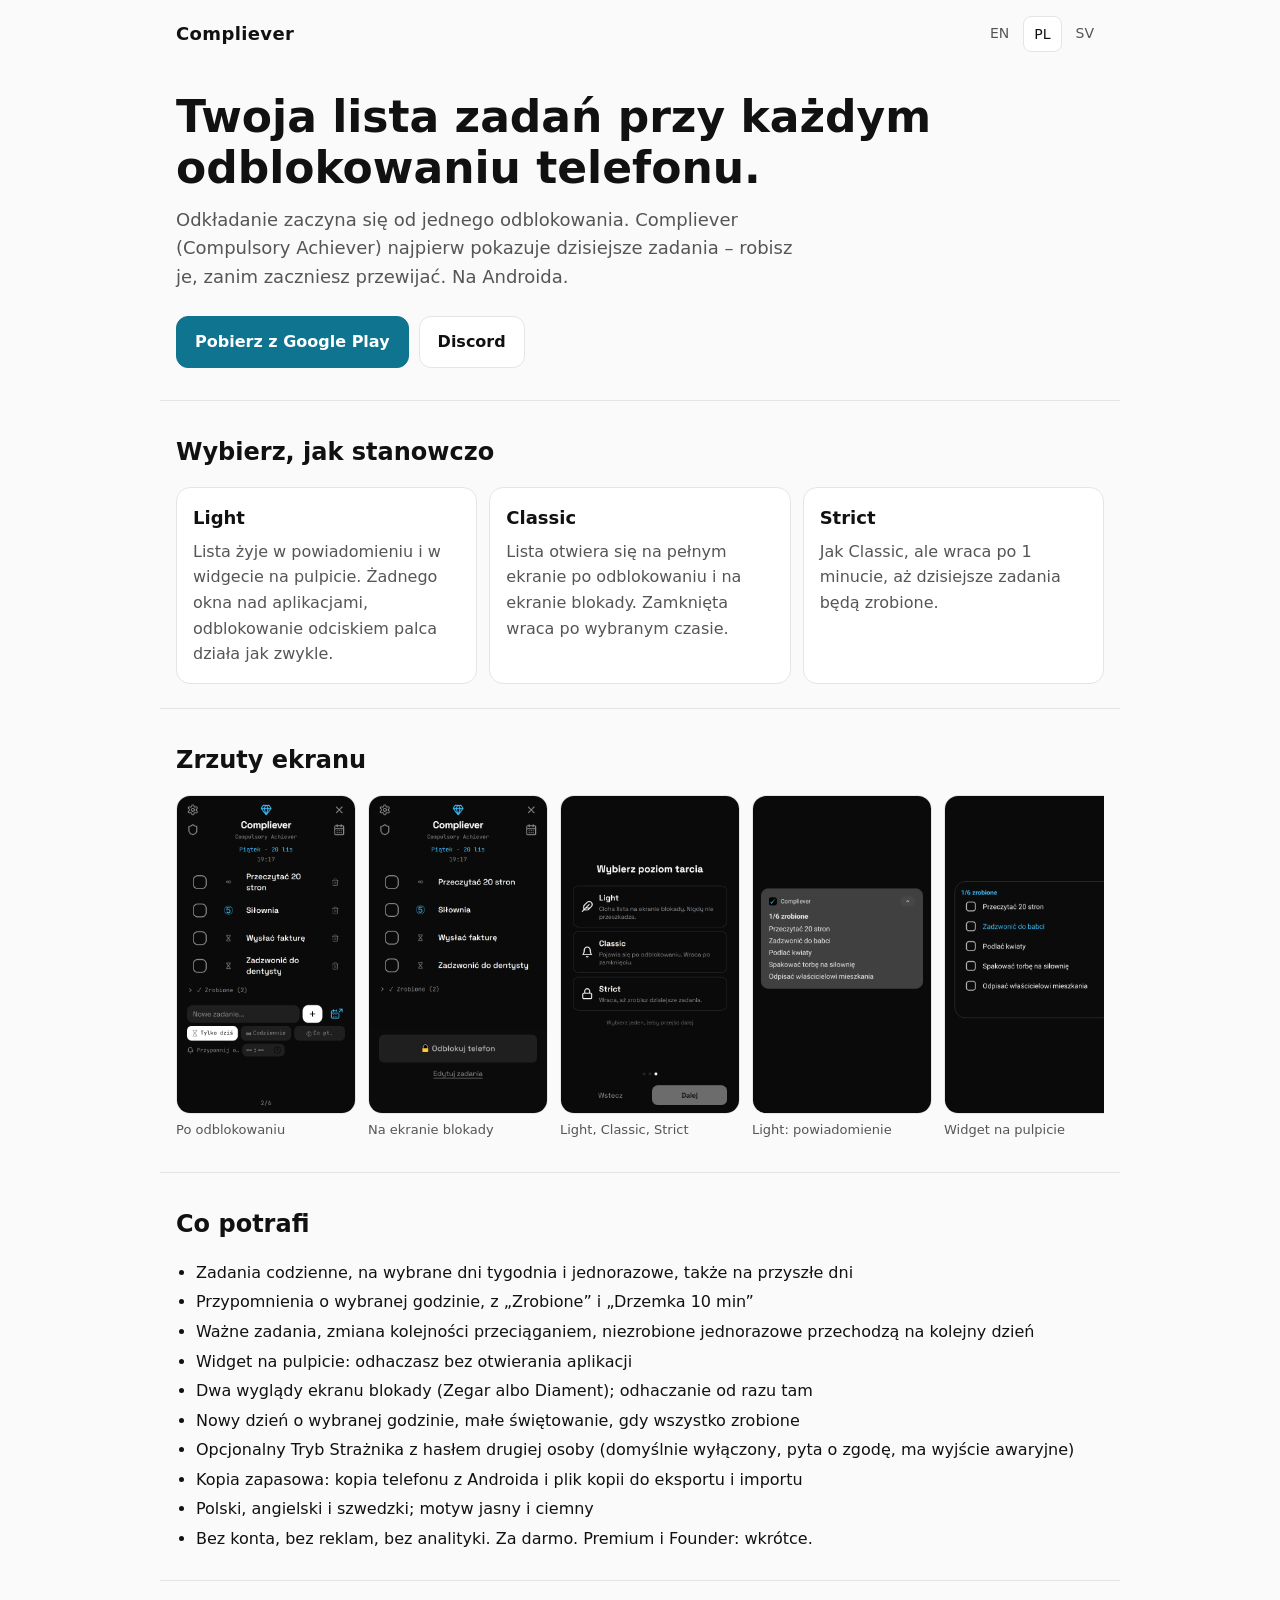
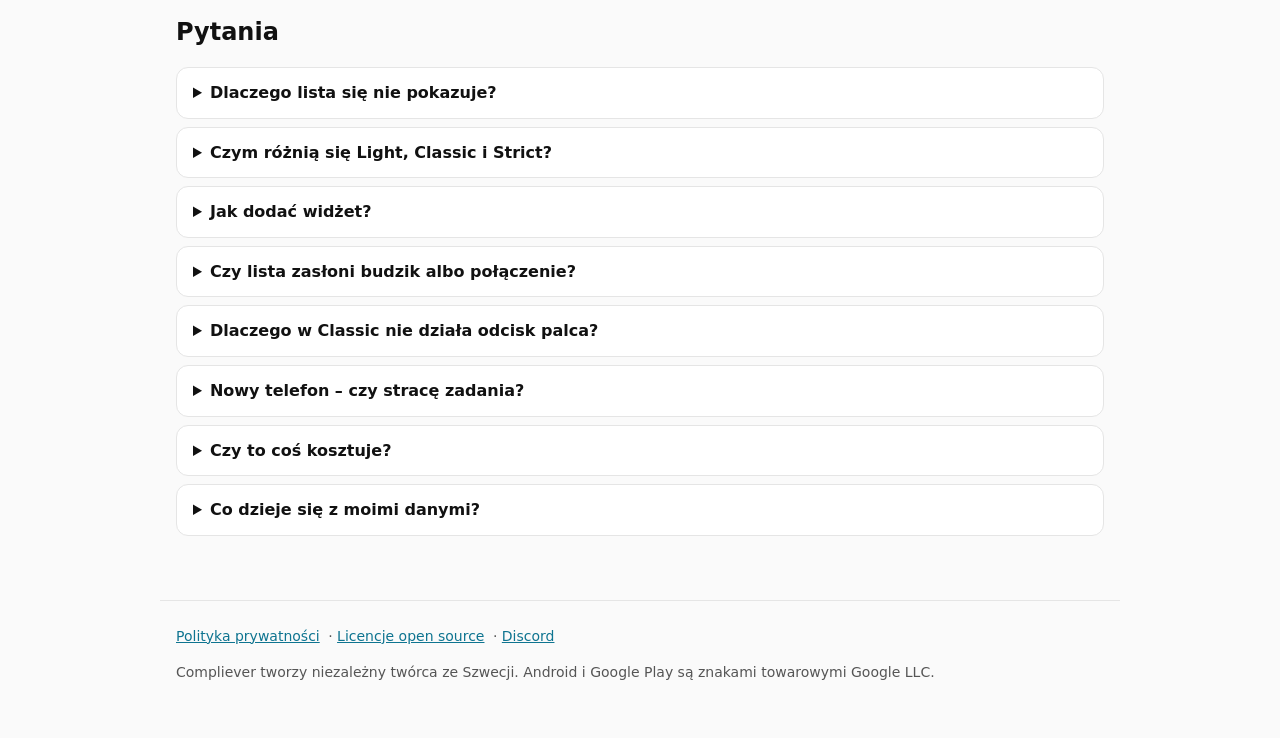
<file: pl.html>
<!doctype html>
<html lang="pl">
<head>
<meta charset="utf-8">
<meta name="viewport" content="width=device-width, initial-scale=1">
<title>Compliever – lista zadań po każdym odblokowaniu</title>
<meta name="description" content="Compliever (Compulsory Achiever) na Androida: dzisiejsza lista zadań pojawia się przy każdym odblokowaniu telefonu, aż wszystko będzie zrobione. Bez konta, bez reklam, wszystko zostaje w telefonie.">
<link rel="stylesheet" href="style.css">
<link rel="icon" href="favicon.ico">
<link rel="alternate" hreflang="en" href="index.html">
<link rel="alternate" hreflang="sv" href="sv.html">
</head>
<body>
<header class="top">
  <a class="brand" href="pl.html">Compliever</a>
  <nav aria-label="Język"><a href="index.html" lang="en">EN</a><a href="pl.html" aria-current="page" lang="pl">PL</a><a href="sv.html" lang="sv">SV</a></nav>
</header>

<section class="hero">
  <h1>Twoja lista zadań przy każdym odblokowaniu telefonu.</h1>
  <p class="lead">Odkładanie zaczyna się od jednego odblokowania. Compliever (Compulsory Achiever) najpierw pokazuje dzisiejsze zadania – robisz je, zanim zaczniesz przewijać. Na Androida.</p>
  <div class="buttons">
    <a class="btn primary" href="https://play.google.com/store/apps/details?id=com.compliever.app" rel="noopener">Pobierz z Google Play</a>
    <a class="btn" href="https://discord.gg/SVmcFES96E" rel="noopener">Discord</a>
  </div>
</section>

<section class="section">
  <h2>Wybierz, jak stanowczo</h2>
  <div class="levels">
    <div class="card"><h3>Light</h3><p>Lista żyje w powiadomieniu i w widgecie na pulpicie. Żadnego okna nad aplikacjami, odblokowanie odciskiem palca działa jak zwykle.</p></div>
    <div class="card"><h3>Classic</h3><p>Lista otwiera się na pełnym ekranie po odblokowaniu i na ekranie blokady. Zamknięta wraca po wybranym czasie.</p></div>
    <div class="card"><h3>Strict</h3><p>Jak Classic, ale wraca po 1 minucie, aż dzisiejsze zadania będą zrobione.</p></div>
  </div>
</section>

<section class="section">
  <h2>Zrzuty ekranu</h2>
  <div class="shots">
    <figure><img src="img/pl/01-list-after-unlock.png" alt="Dzisiejsza lista zadań po odblokowaniu telefonu" loading="lazy" width="1080" height="1920"><figcaption>Po odblokowaniu</figcaption></figure>
    <figure><img src="img/pl/04-lock-screen-diamond.png" alt="Lista zadań na ekranie blokady, wygląd Diament" loading="lazy" width="1080" height="1920"><figcaption>Na ekranie blokady</figcaption></figure>
    <figure><img src="img/pl/07-levels-light-classic-strict.png" alt="Wybór poziomu Light, Classic lub Strict" loading="lazy" width="1080" height="1920"><figcaption>Light, Classic, Strict</figcaption></figure>
    <figure><img src="img/pl/09-light-notification.png" alt="Light: lista w powiadomieniu" loading="lazy" width="1080" height="1920"><figcaption>Light: powiadomienie</figcaption></figure>
    <figure><img src="img/pl/10-home-widget.png" alt="Widget na pulpicie z dzisiejszymi zadaniami" loading="lazy" width="1080" height="1920"><figcaption>Widget na pulpicie</figcaption></figure>
  </div>
</section>

<section class="section">
  <h2>Co potrafi</h2>
  <ul class="features">
    <li>Zadania codzienne, na wybrane dni tygodnia i jednorazowe, także na przyszłe dni</li>
    <li>Przypomnienia o wybranej godzinie, z „Zrobione” i „Drzemka 10 min”</li>
    <li>Ważne zadania, zmiana kolejności przeciąganiem, niezrobione jednorazowe przechodzą na kolejny dzień</li>
    <li>Widget na pulpicie: odhaczasz bez otwierania aplikacji</li>
    <li>Dwa wyglądy ekranu blokady (Zegar albo Diament); odhaczanie od razu tam</li>
    <li>Nowy dzień o wybranej godzinie, małe świętowanie, gdy wszystko zrobione</li>
    <li>Opcjonalny Tryb Strażnika z hasłem drugiej osoby (domyślnie wyłączony, pyta o zgodę, ma wyjście awaryjne)</li>
    <li>Kopia zapasowa: kopia telefonu z Androida i plik kopii do eksportu i importu</li>
    <li>Polski, angielski i szwedzki; motyw jasny i ciemny</li>
    <li>Bez konta, bez reklam, bez analityki. Za darmo. Premium i Founder: wkrótce.</li>
  </ul>
</section>

<section class="section" id="faq">
  <h2>Pytania</h2>
  <details>
    <summary>Dlaczego lista się nie pokazuje?</summary>
    <p>Najpierw sprawdź poziom: <strong>Light</strong> nigdy nie otwiera okna – lista jest w powiadomieniu i w widgecie. W Classic i Strict otwórz <em>Ustawienia → Uprawnienia i niezawodność</em>: wszystkie wiersze powinny być zielone. „Napraw” otwiera właściwy ekran, „Testuj teraz” sprawdza, czy okno otwiera się samo.</p>
    <p>Wiele telefonów zatrzymuje aplikacje w tle, żeby oszczędzać baterię. Ustawienia dla najpopularniejszych marek (nazwy mogą się trochę różnić między wersjami):</p>
    <ul>
      <li><strong>Realme, Oppo, OnePlus:</strong> informacje o aplikacji → Użycie baterii → zezwól na aktywność w tle i automatyczne uruchamianie; wyłącz „Wstrzymaj aktywność aplikacji, gdy nieużywana”; zablokuj Compliever w ostatnich aplikacjach (na karcie ⋮ albo przytrzymaj, potem Zablokuj).</li>
      <li><strong>Xiaomi, Redmi, POCO:</strong> informacje o aplikacji → Autostart włączony; Oszczędzanie baterii → Bez ograniczeń; Inne uprawnienia → zezwól na okna w tle i na ekranie blokady; zablokuj w ostatnich aplikacjach.</li>
      <li><strong>Samsung:</strong> Bateria → Limity użycia w tle → dodaj Compliever do „Aplikacje nigdy nieusypiane”; informacje o aplikacji → Bateria → Bez ograniczeń.</li>
      <li><strong>Inne telefony:</strong> informacje o aplikacji → Bateria → Bez ograniczeń (albo „Nie optymalizuj”).</li>
    </ul>
    <p>Kreator w aplikacji pokazuje te kroki dla Twojego telefonu.</p>
  </details>
  <details>
    <summary>Czym różnią się Light, Classic i Strict?</summary>
    <p>Light: tylko powiadomienie i widget, nic nie zasłania ekranu. Classic: lista na pełnym ekranie po odblokowaniu i na ekranie blokady; zamknięta wraca po ustawionym czasie. Strict: jak Classic, ale wraca po 1 minucie, aż dzisiejsze zadania będą zrobione. Poziom zmienisz w każdej chwili w Ustawienia → Wyświetlanie.</p>
  </details>
  <details>
    <summary>Jak dodać widżet?</summary>
    <p>Kreator i Ustawienia → Wyświetlanie mogą poprosić telefon o dodanie widżetu. Niektóre telefony (np. Realme) mówią, że go dodały, ale nigdzie go nie stawiają. Jeśli widżetu nie ma na ekranie głównym, dodaj go ręcznie:</p>
    <ol>
      <li>Przytrzymaj palec na pustym miejscu ekranu głównego.</li>
      <li>Dotknij Widżety.</li>
      <li>Znajdź Compliever i przeciągnij go na ekran.</li>
    </ol>
    <p>Wskazówka: przytrzymaj widżet, żeby go powiększyć.</p>
  </details>
  <details>
    <summary>Czy lista zasłoni budzik albo połączenie?</summary>
    <p>Nie. Budzik, minutnik i połączenia zawsze mają pierwszeństwo. Lista ustępuje i wraca, gdy się skończą.</p>
  </details>
  <details>
    <summary>Dlaczego w Classic nie działa odcisk palca?</summary>
    <p>Na niektórych telefonach okno nad ekranem blokady wyłącza czytnik odcisku palca. Odblokuj przyciskiem na liście albo wybierz Light, który nigdy nie otwiera okna.</p>
  </details>
  <details>
    <summary>Nowy telefon – czy stracę zadania?</summary>
    <p>Jeśli kopia zapasowa telefonu w Androidzie (na koncie Google) jest włączona, zadania i ustawienia mogą wrócić same po instalacji Compliever na nowym telefonie. O tym, czy i kiedy to nastąpi, decyduje Android, więc nie ma gwarancji. Pewna droga: przed zmianą telefonu użyj Ustawienia → Dane → Kopia zapasowa → „Eksportuj do pliku”, przenieś plik na nowy telefon i zaimportuj go tam. Uprawnienia ustawia się na nowym telefonie od nowa.</p>
  </details>
  <details>
    <summary>Czy to coś kosztuje?</summary>
    <p>Compliever jest darmowy, bez limitu zadań i bez konta. Opcjonalne Premium i Founder – wkrótce.</p>
  </details>
  <details>
    <summary>Co dzieje się z moimi danymi?</summary>
    <p>Wszystko zostaje w telefonie. Aplikacja nie ma serwera i niczego nie wysyła. Jeden wyjątek: jeśli kopia zapasowa telefonu w Androidzie jest włączona, Android może dołączyć zadania i ustawienia do kopii na Twoim koncie Google. Aplikację możesz z niej wyłączyć: Ustawienia → Dane → Kopia zapasowa → „Dołączaj do kopii zapasowej telefonu”. Szczegóły: <a href="privacy-policy.html#pl">polityka prywatności</a>.</p>
  </details>
</section>

<footer class="foot">
  <a href="privacy-policy.html#pl">Polityka prywatności</a> ·
  <a href="licenses.html">Licencje open source</a> ·
  <a href="https://discord.gg/SVmcFES96E" rel="noopener">Discord</a>
  <p>Compliever tworzy niezależny twórca ze Szwecji. Android i Google Play są znakami towarowymi Google LLC.</p>
</footer>
</body>
</html>
</file>
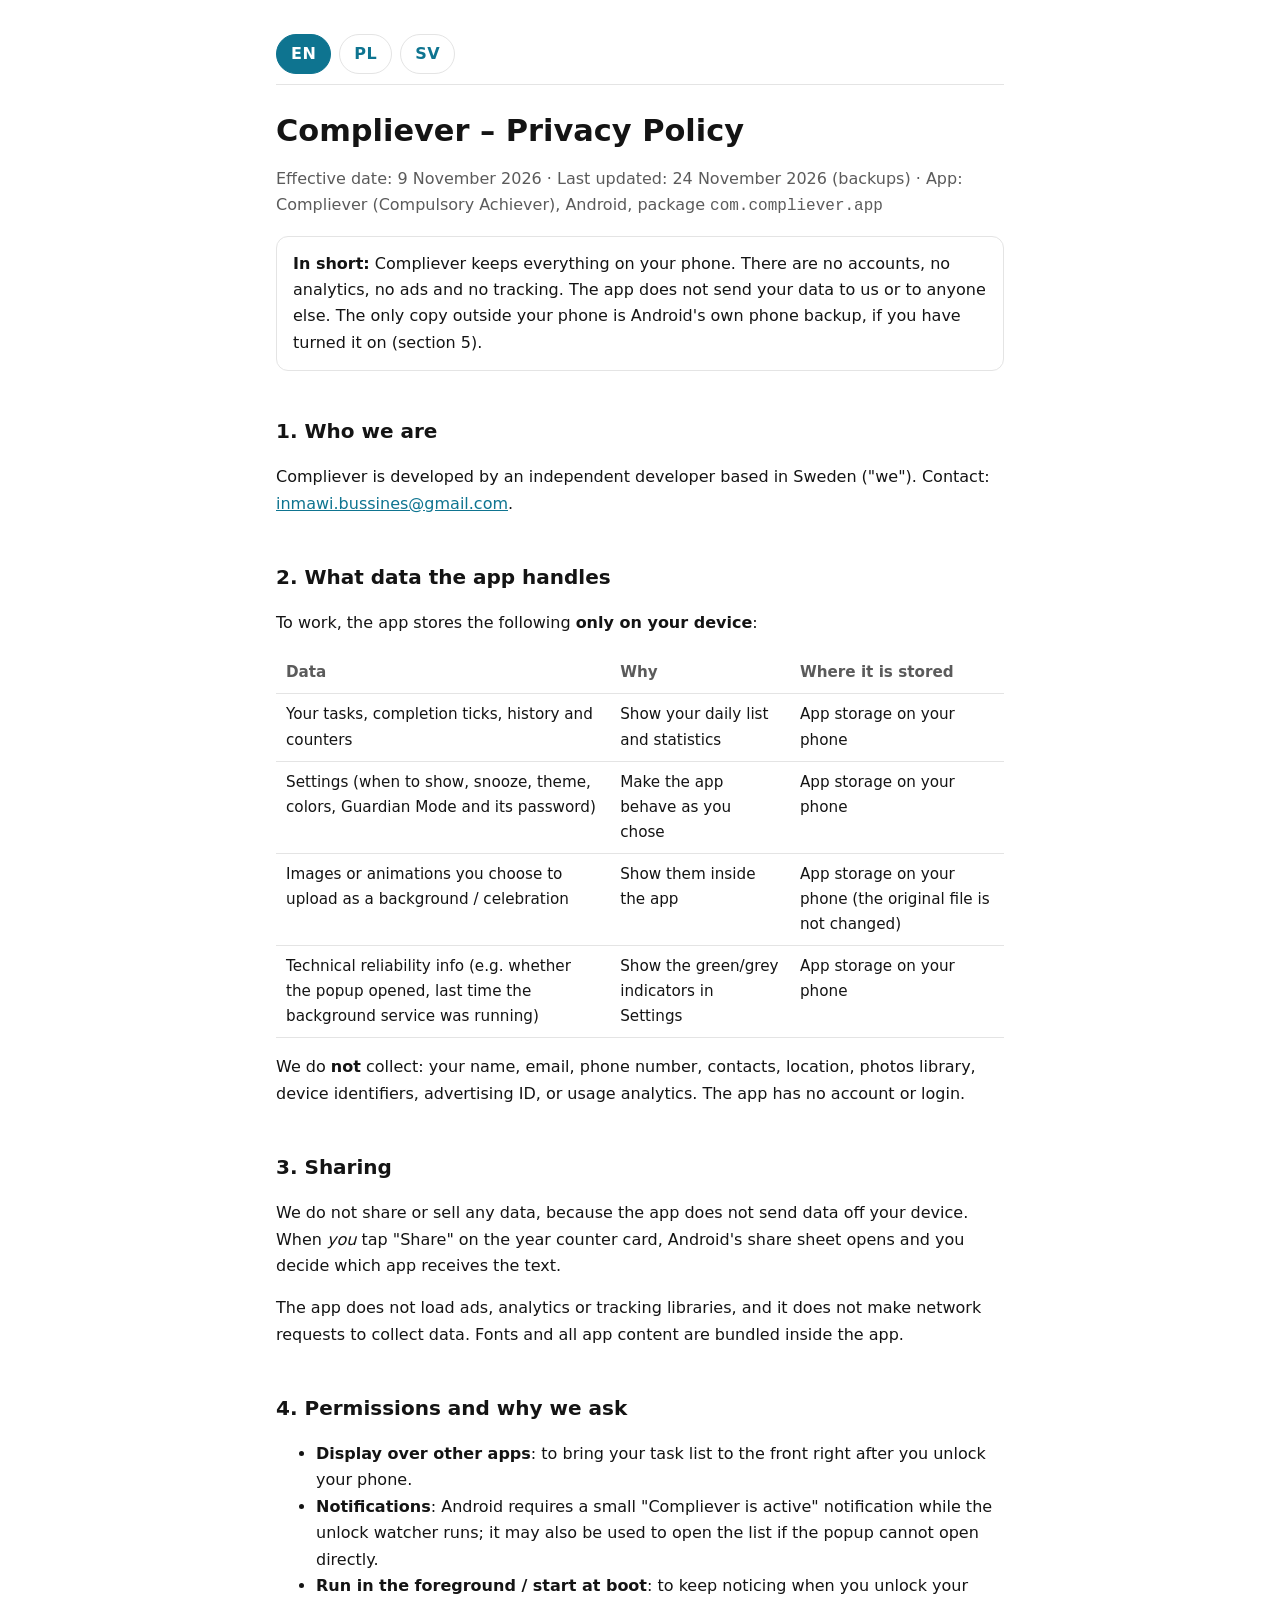
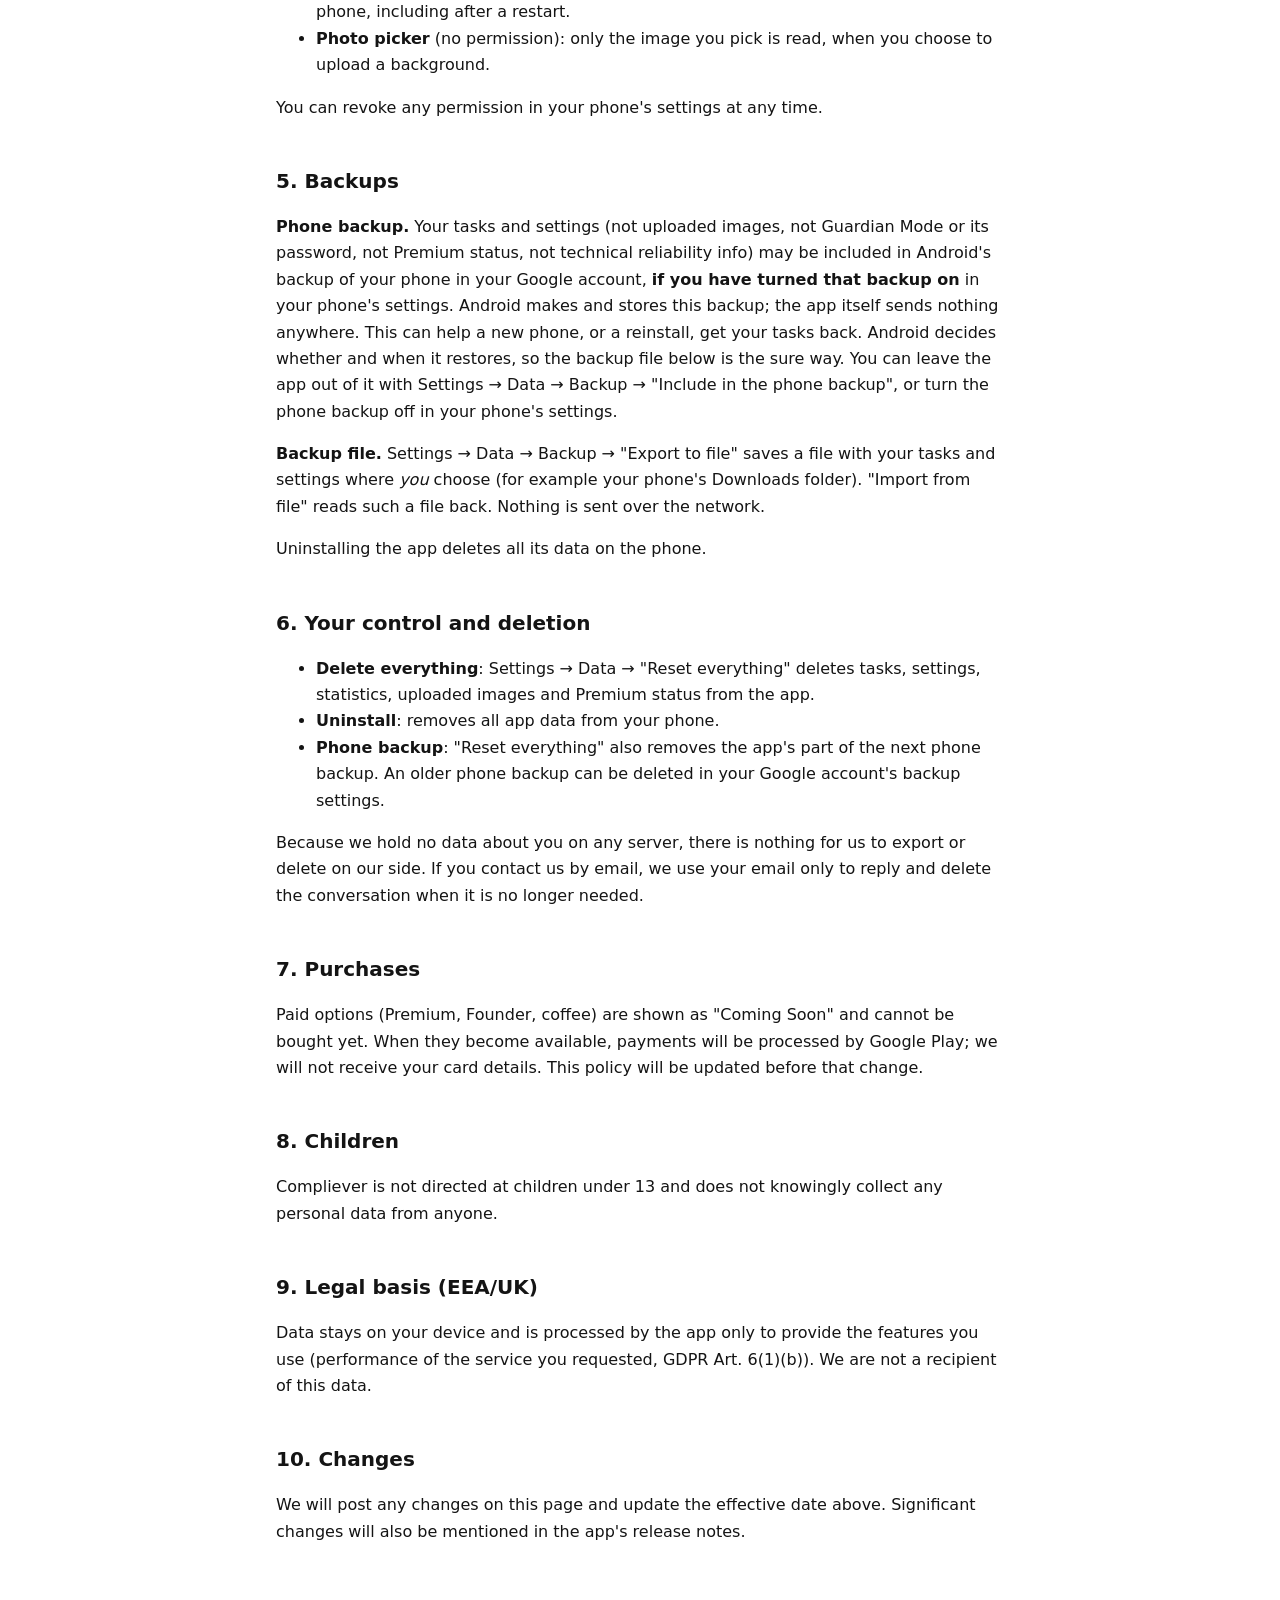
<file: privacy-policy.html>
<!doctype html>
<html lang="en">
<head>
<meta charset="utf-8">
<meta name="viewport" content="width=device-width, initial-scale=1">
<title>Compliever – Privacy Policy</title>
<meta name="description" content="Privacy policy of the Compliever Android app. All data stays on your phone. No accounts, no tracking, no data sent anywhere.">
<style>
  :root { --bg:#ffffff; --fg:#141414; --muted:#5b5b5b; --line:#e4e4e4; --accent:#0e7490; }
  @media (prefers-color-scheme: dark) { :root { --bg:#0b0b0b; --fg:#ededed; --muted:#a3a3a3; --line:#262626; --accent:#22d3ee; } }
  * { box-sizing: border-box; }
  body { margin:0; background:var(--bg); color:var(--fg); font: 16px/1.65 system-ui, -apple-system, "Segoe UI", Roboto, sans-serif; }
  main { max-width: 760px; margin: 0 auto; padding: 24px 16px 80px; }
  h1 { font-size: 1.9rem; line-height:1.2; margin: 0 0 4px; }
  h2 { font-size: 1.25rem; margin: 2.2em 0 .4em; }
  h3 { font-size: 1.02rem; margin: 1.6em 0 .3em; }
  p, li { color: var(--fg); }
  .muted { color: var(--muted); }
  /* Sticky, so the switcher stays visible even when a #pl / #sv link scrolls the page. */
  .lang { display:flex; gap:8px; margin: 0 0 28px; flex-wrap: wrap; position: sticky; top: 0; z-index: 1; background: var(--bg); padding: 10px 0; border-bottom: 1px solid var(--line); }
  .lang a { color: var(--accent); text-decoration: none; border:1px solid var(--line); padding:6px 14px; border-radius:999px; font-weight:600; letter-spacing:.03em; }
  .lang a[aria-current="true"] { background: var(--accent); border-color: var(--accent); color: var(--bg); }
  /* With JavaScript only the chosen language is shown; without it all three stay visible. */
  .js section[lang] { display:none; }
  .js section[lang].active { display:block; }
  .js hr.between { display:none; }
  a { color: var(--accent); }
  table { width:100%; border-collapse: collapse; margin: .6em 0 1em; font-size: .95rem; }
  th, td { text-align:left; vertical-align: top; padding: 8px 10px; border-bottom:1px solid var(--line); }
  th { color: var(--muted); font-weight:600; }
  .box { border:1px solid var(--line); border-radius: 12px; padding: 14px 16px; margin: 1em 0; }
  hr { border:0; border-top:1px solid var(--line); margin: 56px 0; }
  @media (max-width: 560px) { table, thead, tbody, tr, th, td { display:block; } thead { display:none; } td { border:0; padding: 2px 0; } tr { border-bottom:1px solid var(--line); padding: 8px 0; } }
</style>
</head>
<body>
<main>
<nav class="lang" aria-label="Language / Język / Språk">
<a href="#en" hreflang="en" lang="en" data-lang="en" title="English">EN</a>
<a href="#pl" hreflang="pl" lang="pl" data-lang="pl" title="Polski">PL</a>
<a href="#sv" hreflang="sv" lang="sv" data-lang="sv" title="Svenska">SV</a>
</nav>

<section id="en" lang="en">
<h1>Compliever – Privacy Policy</h1>
<p class="muted">Effective date: 9 November 2026 · Last updated: 24 November 2026 (backups) · App: Compliever (Compulsory Achiever), Android, package <code>com.compliever.app</code></p>
<div class="box"><strong>In short:</strong> Compliever keeps everything on your phone. There are no accounts, no analytics, no ads and no tracking. The app does not send your data to us or to anyone else. The only copy outside your phone is Android's own phone backup, if you have turned it on (section 5).</div>

<h2>1. Who we are</h2>
<p>Compliever is developed by an independent developer based in Sweden ("we"). Contact: <a href="mailto:inmawi.bussines@gmail.com">inmawi.bussines@gmail.com</a>.</p>

<h2>2. What data the app handles</h2>
<p>To work, the app stores the following <strong>only on your device</strong>:</p>
<table>
<thead><tr><th>Data</th><th>Why</th><th>Where it is stored</th></tr></thead>
<tbody>
<tr><td>Your tasks, completion ticks, history and counters</td><td>Show your daily list and statistics</td><td>App storage on your phone</td></tr>
<tr><td>Settings (when to show, snooze, theme, colors, Guardian Mode and its password)</td><td>Make the app behave as you chose</td><td>App storage on your phone</td></tr>
<tr><td>Images or animations you choose to upload as a background / celebration</td><td>Show them inside the app</td><td>App storage on your phone (the original file is not changed)</td></tr>
<tr><td>Technical reliability info (e.g. whether the popup opened, last time the background service was running)</td><td>Show the green/grey indicators in Settings</td><td>App storage on your phone</td></tr>
</tbody>
</table>
<p>We do <strong>not</strong> collect: your name, email, phone number, contacts, location, photos library, device identifiers, advertising ID, or usage analytics. The app has no account or login.</p>

<h2>3. Sharing</h2>
<p>We do not share or sell any data, because the app does not send data off your device. When <em>you</em> tap "Share" on the year counter card, Android's share sheet opens and you decide which app receives the text.</p>
<p>The app does not load ads, analytics or tracking libraries, and it does not make network requests to collect data. Fonts and all app content are bundled inside the app.</p>

<h2>4. Permissions and why we ask</h2>
<ul>
<li><strong>Display over other apps</strong>: to bring your task list to the front right after you unlock your phone.</li>
<li><strong>Notifications</strong>: Android requires a small "Compliever is active" notification while the unlock watcher runs; it may also be used to open the list if the popup cannot open directly.</li>
<li><strong>Run in the foreground / start at boot</strong>: to keep noticing when you unlock your phone, including after a restart.</li>
<li><strong>Photo picker</strong> (no permission): only the image you pick is read, when you choose to upload a background.</li>
</ul>
<p>You can revoke any permission in your phone's settings at any time.</p>

<h2>5. Backups</h2>
<p><strong>Phone backup.</strong> Your tasks and settings (not uploaded images, not Guardian Mode or its password, not Premium status, not technical reliability info) may be included in Android's backup of your phone in your Google account, <strong>if you have turned that backup on</strong> in your phone's settings. Android makes and stores this backup; the app itself sends nothing anywhere. This can help a new phone, or a reinstall, get your tasks back. Android decides whether and when it restores, so the backup file below is the sure way. You can leave the app out of it with Settings → Data → Backup → "Include in the phone backup", or turn the phone backup off in your phone's settings.</p>
<p><strong>Backup file.</strong> Settings → Data → Backup → "Export to file" saves a file with your tasks and settings where <em>you</em> choose (for example your phone's Downloads folder). "Import from file" reads such a file back. Nothing is sent over the network.</p>
<p>Uninstalling the app deletes all its data on the phone.</p>

<h2>6. Your control and deletion</h2>
<ul>
<li><strong>Delete everything</strong>: Settings → Data → "Reset everything" deletes tasks, settings, statistics, uploaded images and Premium status from the app.</li>
<li><strong>Uninstall</strong>: removes all app data from your phone.</li>
<li><strong>Phone backup</strong>: "Reset everything" also removes the app's part of the next phone backup. An older phone backup can be deleted in your Google account's backup settings.</li>
</ul>
<p>Because we hold no data about you on any server, there is nothing for us to export or delete on our side. If you contact us by email, we use your email only to reply and delete the conversation when it is no longer needed.</p>

<h2>7. Purchases</h2>
<p>Paid options (Premium, Founder, coffee) are shown as "Coming Soon" and cannot be bought yet. When they become available, payments will be processed by Google Play; we will not receive your card details. This policy will be updated before that change.</p>

<h2>8. Children</h2>
<p>Compliever is not directed at children under 13 and does not knowingly collect any personal data from anyone.</p>

<h2>9. Legal basis (EEA/UK)</h2>
<p>Data stays on your device and is processed by the app only to provide the features you use (performance of the service you requested, GDPR Art. 6(1)(b)). We are not a recipient of this data.</p>

<h2>10. Changes</h2>
<p>We will post any changes on this page and update the effective date above. Significant changes will also be mentioned in the app's release notes.</p>
</section>

<hr class="between">

<section id="pl" lang="pl">
<h1>Compliever – Polityka prywatności</h1>
<p class="muted">Obowiązuje od: 9 listopada 2026 · Ostatnia zmiana: 24 listopada 2026 (kopie zapasowe) · Aplikacja: Compliever (Compulsory Achiever), Android, pakiet <code>com.compliever.app</code></p>
<div class="box"><strong>W skrócie:</strong> Compliever przechowuje wszystko na Twoim telefonie. Bez kont, bez analityki, bez reklam i bez śledzenia. Aplikacja nie wysyła Twoich danych ani do nas, ani nikomu innemu. Jedyna kopia poza telefonem to kopia zapasowa samego Androida, jeśli ją włączysz (punkt 5).</div>

<h2>1. Kim jesteśmy</h2>
<p>Compliever tworzy niezależny deweloper ze Szwecji („my”). Kontakt: <a href="mailto:inmawi.bussines@gmail.com">inmawi.bussines@gmail.com</a>.</p>

<h2>2. Jakie dane obsługuje aplikacja</h2>
<p>Do działania aplikacja zapisuje <strong>wyłącznie na Twoim urządzeniu</strong>:</p>
<table>
<thead><tr><th>Dane</th><th>Po co</th><th>Gdzie są przechowywane</th></tr></thead>
<tbody>
<tr><td>Twoje zadania, odhaczenia, historia i liczniki</td><td>Wyświetlanie dziennej listy i statystyk</td><td>Pamięć aplikacji na telefonie</td></tr>
<tr><td>Ustawienia (kiedy pokazywać, powrót po zamknięciu, motyw, kolory, Tryb Strażnika i jego hasło)</td><td>Działanie aplikacji tak, jak wybierzesz</td><td>Pamięć aplikacji na telefonie</td></tr>
<tr><td>Obrazy lub animacje, które sam wgrasz jako tło / celebrację</td><td>Wyświetlanie ich w aplikacji</td><td>Pamięć aplikacji na telefonie (oryginalny plik nie jest zmieniany)</td></tr>
<tr><td>Informacje techniczne o niezawodności (np. czy okno z zadaniami się otworzyło, kiedy ostatnio działała usługa w tle)</td><td>Zielone/szare wskaźniki w Ustawieniach</td><td>Pamięć aplikacji na telefonie</td></tr>
</tbody>
</table>
<p><strong>Nie</strong> zbieramy: imienia i nazwiska, e-maila, numeru telefonu, kontaktów, lokalizacji, galerii zdjęć, identyfikatorów urządzenia, identyfikatora reklamowego ani analityki użycia. Aplikacja nie ma kont ani logowania.</p>

<h2>3. Udostępnianie</h2>
<p>Nie udostępniamy ani nie sprzedajemy żadnych danych, bo aplikacja nie wysyła ich poza urządzenie. Gdy <em>Ty</em> dotkniesz „Udostępnij” na karcie licznika, otworzy się systemowe okno udostępniania Androida i to Ty wybierasz, która aplikacja dostanie tekst.</p>
<p>Aplikacja nie ładuje reklam, analityki ani bibliotek śledzących i nie wykonuje połączeń sieciowych w celu zbierania danych. Czcionki i cała treść są wbudowane w aplikację.</p>

<h2>4. Uprawnienia i do czego służą</h2>
<ul>
<li><strong>Wyświetlanie nad innymi aplikacjami</strong>: żeby pokazać listę zadań zaraz po odblokowaniu telefonu.</li>
<li><strong>Powiadomienia</strong>: Android wymaga małego powiadomienia „Compliever działa”, gdy aplikacja czeka na odblokowanie telefonu; powiadomienie może też otworzyć listę, jeśli okno z zadaniami nie może otworzyć się samo.</li>
<li><strong>Działanie na pierwszym planie / start po włączeniu telefonu</strong>: żeby reagować na odblokowanie, także po restarcie.</li>
<li><strong>Wybór zdjęcia</strong> (bez uprawnienia): odczytywany jest tylko obraz, który sam wybierzesz jako tło.</li>
</ul>
<p>Każde uprawnienie możesz w dowolnej chwili cofnąć w ustawieniach telefonu.</p>

<h2>5. Kopie zapasowe</h2>
<p><strong>Kopia zapasowa telefonu.</strong> Twoje zadania i ustawienia (bez wgranych obrazów, bez Trybu Strażnika i jego hasła, bez statusu Premium, bez technicznych informacji o niezawodności) mogą trafić do kopii zapasowej Androida na Twoim koncie Google, <strong>jeśli masz ją włączoną</strong> w ustawieniach telefonu. Tę kopię tworzy i przechowuje Android; sama aplikacja niczego nigdzie nie wysyła. Dzięki temu nowy telefon albo ponowna instalacja może odzyskać zadania. O tym, czy i kiedy kopia zostanie przywrócona, decyduje Android, więc pewną drogą jest plik kopii (niżej). Możesz wyłączyć aplikację z tej kopii w Ustawienia → Dane → Kopia zapasowa → „Dołączaj do kopii zapasowej telefonu” albo wyłączyć kopię w ustawieniach telefonu.</p>
<p><strong>Plik kopii.</strong> Ustawienia → Dane → Kopia zapasowa → „Eksportuj do pliku” zapisuje plik z zadaniami i ustawieniami tam, gdzie <em>Ty</em> wybierzesz (np. w folderze Pobrane). „Importuj z pliku” wczytuje taki plik. Nic nie jest wysyłane przez sieć.</p>
<p>Odinstalowanie aplikacji usuwa wszystkie jej dane z telefonu.</p>

<h2>6. Kontrola i usuwanie danych</h2>
<ul>
<li><strong>Usuń wszystko</strong>: Ustawienia → Dane → „Zresetuj wszystko” usuwa zadania, ustawienia, statystyki, wgrane obrazy i status Premium.</li>
<li><strong>Odinstalowanie</strong>: usuwa wszystkie dane aplikacji z telefonu.</li>
<li><strong>Kopia telefonu</strong>: „Zresetuj wszystko” usuwa też część aplikacji z następnej kopii telefonu. Starszą kopię możesz usunąć w ustawieniach kopii zapasowej na koncie Google.</li>
</ul>
<p>Nie przechowujemy o Tobie żadnych danych na serwerach, więc po naszej stronie nie ma czego eksportować ani usuwać. Jeśli napiszesz do nas e-mail, użyjemy go tylko do odpowiedzi i usuniemy korespondencję, gdy nie będzie już potrzebna.</p>

<h2>7. Zakupy</h2>
<p>Płatne opcje (Premium, Founder, kawa) są oznaczone „Wkrótce” i nie można ich jeszcze kupić. Gdy będą dostępne, płatności obsłuży Google Play; nie otrzymamy danych Twojej karty. Przed tą zmianą zaktualizujemy tę politykę.</p>

<h2>8. Dzieci</h2>
<p>Compliever nie jest skierowany do dzieci poniżej 13 lat i świadomie nie zbiera danych osobowych od nikogo.</p>

<h2>9. Podstawa prawna (EOG i Wielka Brytania)</h2>
<p>Dane pozostają na Twoim urządzeniu i są przetwarzane przez aplikację tylko w celu świadczenia funkcji, z których korzystasz (wykonanie usługi, o którą prosisz – art. 6 ust. 1 lit. b RODO). Nie jesteśmy odbiorcą tych danych.</p>

<h2>10. Zmiany</h2>
<p>Zmiany opublikujemy na tej stronie i zaktualizujemy datę ostatniej zmiany powyżej. Istotne zmiany opiszemy także w informacjach o wersji aplikacji.</p>
</section>

<hr class="between">

<section id="sv" lang="sv">
<h1>Compliever – Integritetspolicy</h1>
<p class="muted">Gäller från: 9 november 2026 · Senast ändrad: 24 november 2026 (säkerhetskopior) · App: Compliever (Compulsory Achiever), Android, paket <code>com.compliever.app</code></p>
<div class="box"><strong>Kort sagt:</strong> Compliever sparar allt på din mobil. Inga konton, ingen analys, inga annonser och ingen spårning. Appen skickar inte dina uppgifter till oss eller någon annan. Den enda kopian utanför telefonen är Androids egen säkerhetskopia, om du har slagit på den (avsnitt 5).</div>

<h2>1. Vem vi är</h2>
<p>Compliever utvecklas av en fristående utvecklare i Sverige (”vi”). Kontakt: <a href="mailto:inmawi.bussines@gmail.com">inmawi.bussines@gmail.com</a>.</p>

<h2>2. Vilka uppgifter appen hanterar</h2>
<p>För att fungera sparar appen följande <strong>enbart på din enhet</strong>:</p>
<table>
<thead><tr><th>Uppgift</th><th>Varför</th><th>Var den sparas</th></tr></thead>
<tbody>
<tr><td>Dina uppgifter, avbockningar, historik och räknare</td><td>Visa din dagliga lista och statistik</td><td>Appens lagring på din mobil</td></tr>
<tr><td>Inställningar (när listan visas och när den kommer tillbaka, tema, färger, Väktarläge och dess lösenord)</td><td>Få appen att bete sig som du valt</td><td>Appens lagring på din mobil</td></tr>
<tr><td>Bilder eller animationer du själv laddar upp som bakgrund eller firande</td><td>Visa dem i appen</td><td>Appens lagring på din mobil (originalfilen ändras inte)</td></tr>
<tr><td>Teknisk information om tillförlitlighet (t.ex. om uppgiftslistan öppnades, när bakgrundstjänsten senast kördes)</td><td>Visa de gröna/grå markeringarna i Inställningar</td><td>Appens lagring på din mobil</td></tr>
</tbody>
</table>
<p>Vi samlar <strong>inte</strong> in: ditt namn, din e-post, ditt telefonnummer, dina kontakter, din position, ditt bildbibliotek, enhets-ID, annons-ID eller användningsstatistik. Appen har inget konto eller inloggning.</p>

<h2>3. Delning</h2>
<p>Vi delar eller säljer inga uppgifter, eftersom appen inte skickar något från din enhet. När <em>du</em> trycker på ”Dela” på räknarkortet öppnas Androids delningsmeny och du bestämmer själv vilken app som får texten.</p>
<p>Appen laddar inga annonser, analys- eller spårningsbibliotek och gör inga nätverksanrop för att samla in data. Typsnitt och allt appinnehåll finns inbyggt i appen.</p>

<h2>4. Behörigheter och varför vi ber om dem</h2>
<ul>
<li><strong>Visa över andra appar</strong>: för att visa din uppgiftslista direkt när du låser upp mobilen.</li>
<li><strong>Aviseringar</strong>: Android kräver en liten avisering, ”Compliever är aktiv”, medan appen håller koll på när mobilen låses upp. Aviseringen kan också öppna listan om den inte kan öppnas direkt.</li>
<li><strong>Köra i förgrunden / starta vid uppstart</strong>: för att fortsätta märka när du låser upp mobilen, även efter en omstart.</li>
<li><strong>Bildväljaren</strong> (ingen behörighet): bara den bild du väljer läses, när du själv väljer att ladda upp en bakgrund.</li>
</ul>
<p>Du kan när som helst återkalla en behörighet i mobilens inställningar.</p>

<h2>5. Säkerhetskopior</h2>
<p><strong>Telefonens säkerhetskopia.</strong> Dina uppgifter och inställningar (inte uppladdade bilder, inte Väktarläget eller dess lösenord, inte Premium-status, inte teknisk tillförlitlighetsinformation) kan ingå i Androids säkerhetskopia av telefonen i ditt Google-konto, <strong>om du har slagit på den</strong> i telefonens inställningar. Android gör och sparar säkerhetskopian; appen själv skickar ingenting någonstans. Det kan hjälpa en ny telefon, eller en ny installation, att få tillbaka dina uppgifter. Det är Android som avgör om och när den återställs, så filen nedan är det säkra sättet. Du kan utesluta appen med Inställningar → Data → Säkerhetskopia → ”Ta med i telefonens säkerhetskopia”, eller stänga av säkerhetskopian i telefonens inställningar.</p>
<p><strong>Säkerhetskopia som fil.</strong> Inställningar → Data → Säkerhetskopia → ”Exportera till fil” sparar en fil med dina uppgifter och inställningar där <em>du</em> väljer (till exempel mappen Nedladdningar). ”Importera från fil” läser in en sådan fil. Inget skickas över nätet.</p>
<p>Avinstallerar du appen raderas alla dess data på telefonen.</p>

<h2>6. Din kontroll och radering</h2>
<ul>
<li><strong>Radera allt</strong>: Inställningar → Data → ”Återställ allt” raderar uppgifter, inställningar, statistik, uppladdade bilder och Premium-status i appen.</li>
<li><strong>Avinstallera</strong>: tar bort alla appdata från din mobil.</li>
<li><strong>Telefonens säkerhetskopia</strong>: ”Återställ allt” tar också bort appens del ur nästa säkerhetskopia. En äldre säkerhetskopia kan raderas i säkerhetskopieringens inställningar i ditt Google-konto.</li>
</ul>
<p>Eftersom vi inte har några uppgifter om dig på någon server finns det inget för oss att exportera eller radera. Om du mejlar oss använder vi din e-post bara för att svara, och raderar konversationen när den inte behövs längre.</p>

<h2>7. Köp</h2>
<p>Betalalternativen (Premium, Founder, kaffe) visas som ”Snart” och går inte att köpa än. När de blir tillgängliga hanteras betalningarna av Google Play, och vi får inte dina kortuppgifter. Den här policyn uppdateras innan dess.</p>

<h2>8. Barn</h2>
<p>Compliever riktar sig inte till barn under 13 år och samlar medvetet inte in personuppgifter från någon.</p>

<h2>9. Rättslig grund (EES och Storbritannien)</h2>
<p>Uppgifterna stannar på din enhet och behandlas av appen bara för att ge dig de funktioner du använder (fullgörande av den tjänst du begärt, GDPR art. 6.1 b). Vi är inte mottagare av dessa uppgifter.</p>

<h2>10. Ändringar</h2>
<p>Ändringar publiceras på den här sidan och datumet för senaste ändring ovan uppdateras. Större ändringar nämns också i appens versionsanteckningar.</p>
</section>
</main>
<script>
(function () {
  var langs = ['en', 'pl', 'sv'];
  var titles = { en: 'Compliever – Privacy Policy', pl: 'Compliever – Polityka prywatności', sv: 'Compliever – Integritetspolicy' };
  document.documentElement.className += ' js';
  function pick() {
    var h = (location.hash || '').slice(1).toLowerCase();
    if (langs.indexOf(h) >= 0) return h;
    var n = ((navigator.languages && navigator.languages[0]) || navigator.language || 'en').slice(0, 2).toLowerCase();
    return langs.indexOf(n) >= 0 ? n : 'en';
  }
  function show(lang) {
    langs.forEach(function (l) {
      var sec = document.getElementById(l);
      if (sec) sec.className = l === lang ? 'active' : '';
    });
    var links = document.querySelectorAll('.lang a');
    for (var i = 0; i < links.length; i++) {
      links[i].setAttribute('aria-current', links[i].getAttribute('data-lang') === lang ? 'true' : 'false');
    }
    document.documentElement.lang = lang;
    document.title = titles[lang];
  }
  show(pick());
  // A #pl / #sv link scrolls to the section; go back to the top once the browser is done with that.
  if ('scrollRestoration' in history) history.scrollRestoration = 'manual';
  window.addEventListener('load', function () { if (location.hash) setTimeout(function () { window.scrollTo(0, 0); }, 0); });
  window.addEventListener('hashchange', function () { show(pick()); window.scrollTo(0, 0); });
})();
</script>
</body>
</html>
</file>
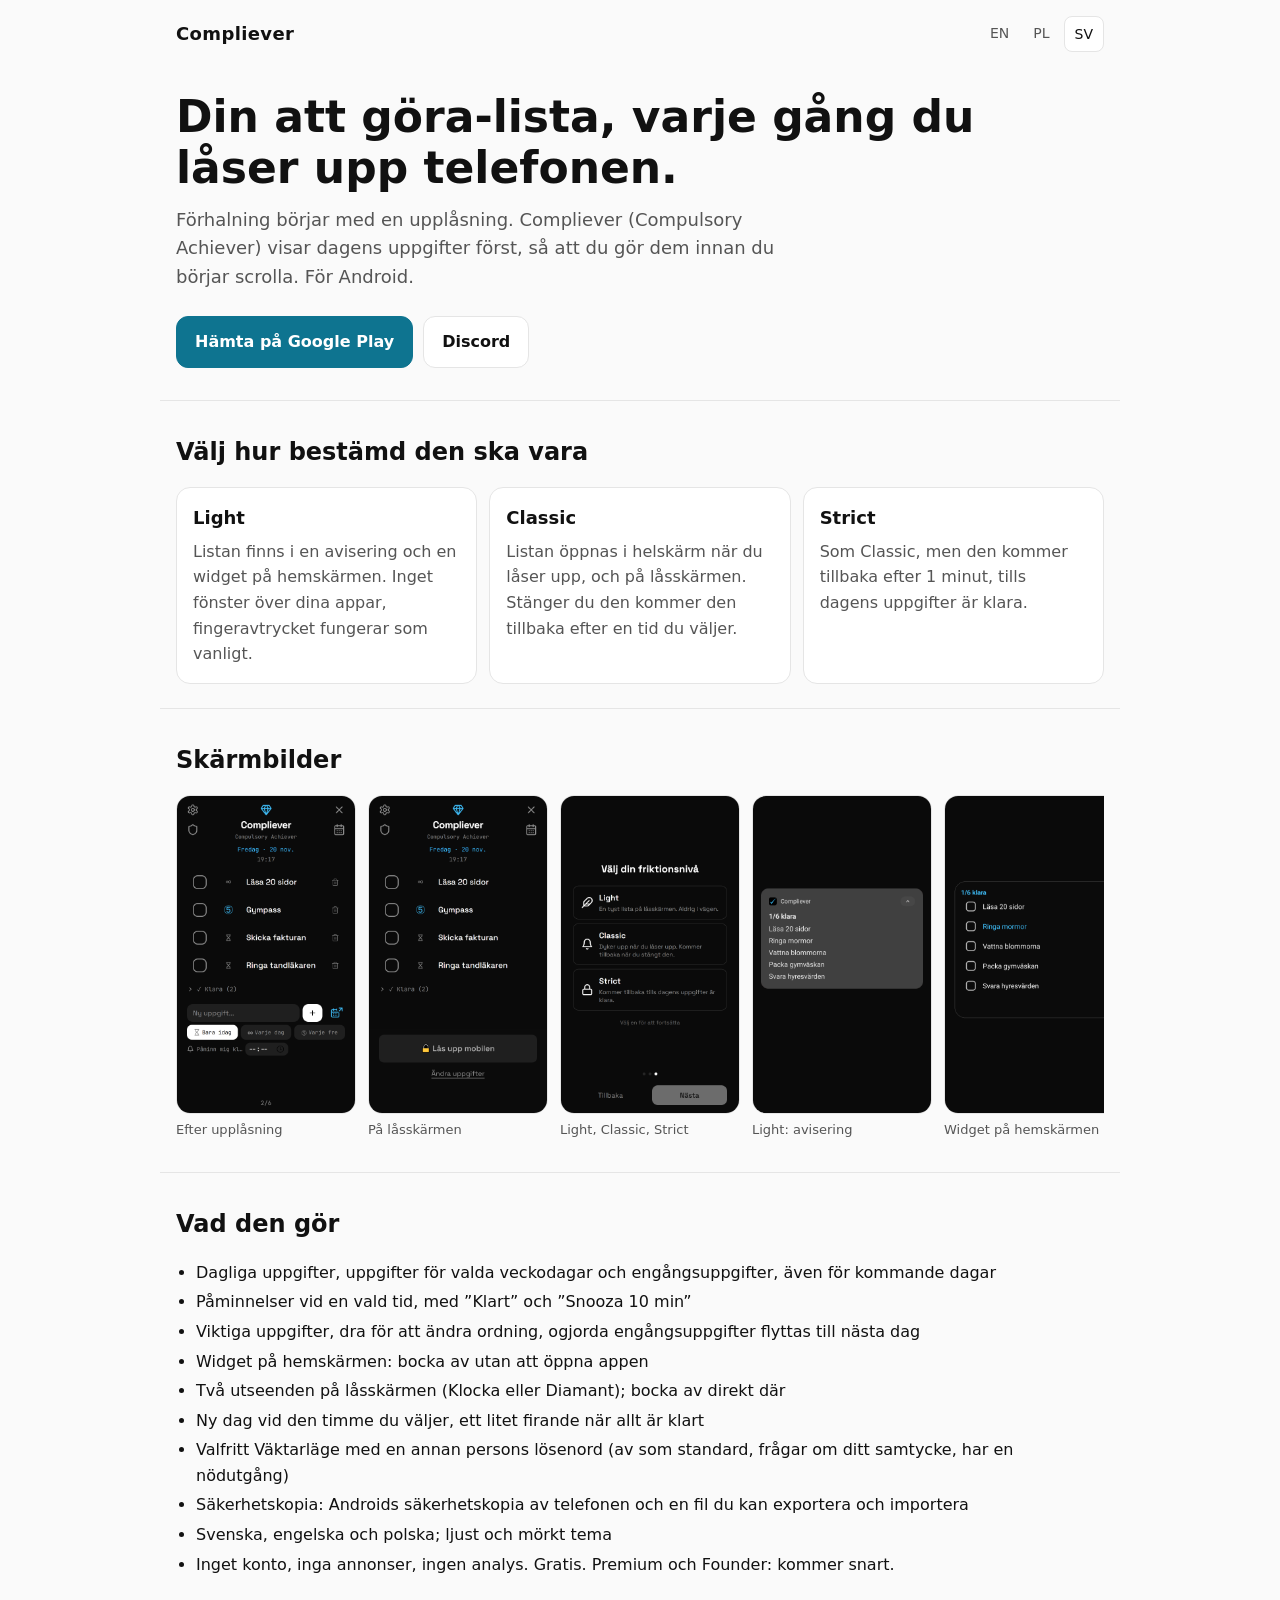
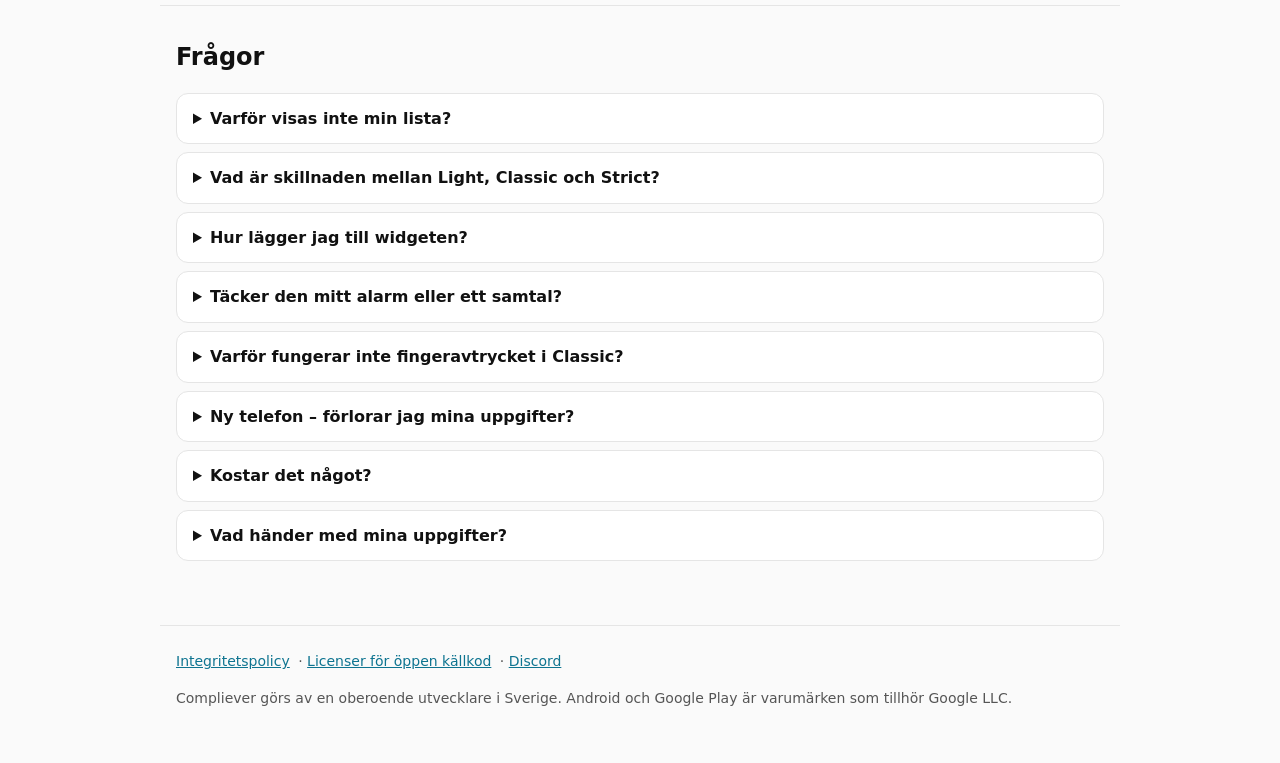
<file: sv.html>
<!doctype html>
<html lang="sv">
<head>
<meta charset="utf-8">
<meta name="viewport" content="width=device-width, initial-scale=1">
<title>Compliever – din att göra-lista vid varje upplåsning</title>
<meta name="description" content="Compliever (Compulsory Achiever) för Android: dagens att göra-lista visas varje gång du låser upp telefonen, tills allt är klart. Inget konto, inga annonser, allt stannar i telefonen.">
<link rel="stylesheet" href="style.css">
<link rel="icon" href="favicon.ico">
<link rel="alternate" hreflang="en" href="index.html">
<link rel="alternate" hreflang="pl" href="pl.html">
</head>
<body>
<header class="top">
  <a class="brand" href="sv.html">Compliever</a>
  <nav aria-label="Språk"><a href="index.html" lang="en">EN</a><a href="pl.html" lang="pl">PL</a><a href="sv.html" aria-current="page" lang="sv">SV</a></nav>
</header>

<section class="hero">
  <h1>Din att göra-lista, varje gång du låser upp telefonen.</h1>
  <p class="lead">Förhalning börjar med en upplåsning. Compliever (Compulsory Achiever) visar dagens uppgifter först, så att du gör dem innan du börjar scrolla. För Android.</p>
  <div class="buttons">
    <a class="btn primary" href="https://play.google.com/store/apps/details?id=com.compliever.app" rel="noopener">Hämta på Google Play</a>
    <a class="btn" href="https://discord.gg/SVmcFES96E" rel="noopener">Discord</a>
  </div>
</section>

<section class="section">
  <h2>Välj hur bestämd den ska vara</h2>
  <div class="levels">
    <div class="card"><h3>Light</h3><p>Listan finns i en avisering och en widget på hemskärmen. Inget fönster över dina appar, fingeravtrycket fungerar som vanligt.</p></div>
    <div class="card"><h3>Classic</h3><p>Listan öppnas i helskärm när du låser upp, och på låsskärmen. Stänger du den kommer den tillbaka efter en tid du väljer.</p></div>
    <div class="card"><h3>Strict</h3><p>Som Classic, men den kommer tillbaka efter 1 minut, tills dagens uppgifter är klara.</p></div>
  </div>
</section>

<section class="section">
  <h2>Skärmbilder</h2>
  <div class="shots">
    <figure><img src="img/sv/01-list-after-unlock.png" alt="Dagens lista efter upplåsning" loading="lazy" width="1080" height="1920"><figcaption>Efter upplåsning</figcaption></figure>
    <figure><img src="img/sv/04-lock-screen-diamond.png" alt="Listan på låsskärmen, utseendet Diamant" loading="lazy" width="1080" height="1920"><figcaption>På låsskärmen</figcaption></figure>
    <figure><img src="img/sv/07-levels-light-classic-strict.png" alt="Val av Light, Classic eller Strict" loading="lazy" width="1080" height="1920"><figcaption>Light, Classic, Strict</figcaption></figure>
    <figure><img src="img/sv/09-light-notification.png" alt="Light: listan i en avisering" loading="lazy" width="1080" height="1920"><figcaption>Light: avisering</figcaption></figure>
    <figure><img src="img/sv/10-home-widget.png" alt="Widget på hemskärmen med dagens uppgifter" loading="lazy" width="1080" height="1920"><figcaption>Widget på hemskärmen</figcaption></figure>
  </div>
</section>

<section class="section">
  <h2>Vad den gör</h2>
  <ul class="features">
    <li>Dagliga uppgifter, uppgifter för valda veckodagar och engångsuppgifter, även för kommande dagar</li>
    <li>Påminnelser vid en vald tid, med ”Klart” och ”Snooza 10 min”</li>
    <li>Viktiga uppgifter, dra för att ändra ordning, ogjorda engångsuppgifter flyttas till nästa dag</li>
    <li>Widget på hemskärmen: bocka av utan att öppna appen</li>
    <li>Två utseenden på låsskärmen (Klocka eller Diamant); bocka av direkt där</li>
    <li>Ny dag vid den timme du väljer, ett litet firande när allt är klart</li>
    <li>Valfritt Väktarläge med en annan persons lösenord (av som standard, frågar om ditt samtycke, har en nödutgång)</li>
    <li>Säkerhetskopia: Androids säkerhetskopia av telefonen och en fil du kan exportera och importera</li>
    <li>Svenska, engelska och polska; ljust och mörkt tema</li>
    <li>Inget konto, inga annonser, ingen analys. Gratis. Premium och Founder: kommer snart.</li>
  </ul>
</section>

<section class="section" id="faq">
  <h2>Frågor</h2>
  <details>
    <summary>Varför visas inte min lista?</summary>
    <p>Kolla först nivån: <strong>Light</strong> öppnar aldrig något fönster – listan finns i aviseringen och widgeten. I Classic och Strict, öppna <em>Inställningar → Behörigheter &amp; tillförlitlighet</em>: alla rader ska vara gröna. ”Fixa” öppnar rätt skärm, ”Testa nu” kontrollerar att fönstret öppnas av sig självt.</p>
    <p>Många telefoner stoppar appar i bakgrunden för att spara batteri. Inställningar för de vanligaste märkena (namnen kan skilja sig lite mellan versioner):</p>
    <ul>
      <li><strong>Realme, Oppo, OnePlus:</strong> appinfo → Batterianvändning → tillåt bakgrundsaktivitet och automatisk start; stäng av ”Pausa appaktivitet om den inte används”; lås Compliever bland senaste appar (på kortet ⋮ eller håll in, sedan Lås).</li>
      <li><strong>Xiaomi, Redmi, POCO:</strong> appinfo → Autostart på; Batterisparläge → Inga begränsningar; Andra behörigheter → tillåt popup-fönster i bakgrunden och på låsskärmen; lås den bland senaste appar.</li>
      <li><strong>Samsung:</strong> Batteri → Begränsningar för bakgrundsanvändning → lägg till Compliever i ”Appar som aldrig sover”; appinfo → Batteri → Obegränsad.</li>
      <li><strong>Andra telefoner:</strong> appinfo → Batteri → Obegränsad (eller ”Optimera inte”).</li>
    </ul>
    <p>Guiden i appen visar stegen för din telefon.</p>
  </details>
  <details>
    <summary>Vad är skillnaden mellan Light, Classic och Strict?</summary>
    <p>Light: bara avisering och widget, inget täcker skärmen. Classic: listan i helskärm efter upplåsning och på låsskärmen; stänger du den kommer den tillbaka efter den tid du valt. Strict: som Classic, men den kommer tillbaka efter 1 minut tills dagens uppgifter är klara. Du kan byta nivå när som helst i Inställningar → Visning.</p>
  </details>
  <details>
    <summary>Hur lägger jag till widgeten?</summary>
    <p>Guiden och Inställningar → Visning kan be telefonen lägga till widgeten. Vissa telefoner (till exempel Realme) säger att den lades till men placerar den ingenstans. Om widgeten inte finns på hemskärmen, lägg till den för hand:</p>
    <ol>
      <li>Håll fingret på en tom plats på hemskärmen.</li>
      <li>Tryck på Widgetar.</li>
      <li>Hitta Compliever och dra den till skärmen.</li>
    </ol>
    <p>Tips: håll fingret på widgeten för att göra den större.</p>
  </details>
  <details>
    <summary>Täcker den mitt alarm eller ett samtal?</summary>
    <p>Nej. Alarm, timer och samtal går alltid först. Listan flyttar sig och kommer tillbaka när de är över.</p>
  </details>
  <details>
    <summary>Varför fungerar inte fingeravtrycket i Classic?</summary>
    <p>På vissa telefoner stänger ett fönster över låsskärmen av fingeravtrycksläsaren. Lås upp med knappen på listan, eller välj Light, som aldrig öppnar något fönster.</p>
  </details>
  <details>
    <summary>Ny telefon – förlorar jag mina uppgifter?</summary>
    <p>Om Androids säkerhetskopia av telefonen (i ditt Google-konto) är på kan dina uppgifter och inställningar komma tillbaka av sig själva när du installerar Compliever på den nya telefonen. Det är Android som avgör om och när det sker, så det är inte garanterat. Det säkra sättet: innan du byter, använd Inställningar → Data → Säkerhetskopia → ”Exportera till fil”, flytta filen till den nya telefonen och importera den där. Behörigheterna ställs in på nytt på den nya telefonen.</p>
  </details>
  <details>
    <summary>Kostar det något?</summary>
    <p>Compliever är gratis, utan gräns för antal uppgifter och utan konto. Valfria Premium och Founder kommer snart.</p>
  </details>
  <details>
    <summary>Vad händer med mina uppgifter?</summary>
    <p>Allt stannar i telefonen. Appen har ingen server och skickar ingenting. Ett undantag: om Androids säkerhetskopia av telefonen är på kan Android ta med dina uppgifter och inställningar i säkerhetskopian i ditt Google-konto. Du kan utesluta appen: Inställningar → Data → Säkerhetskopia → ”Ta med i telefonens säkerhetskopia”. Detaljer: <a href="privacy-policy.html#sv">integritetspolicy</a>.</p>
  </details>
</section>

<footer class="foot">
  <a href="privacy-policy.html#sv">Integritetspolicy</a> ·
  <a href="licenses.html">Licenser för öppen källkod</a> ·
  <a href="https://discord.gg/SVmcFES96E" rel="noopener">Discord</a>
  <p>Compliever görs av en oberoende utvecklare i Sverige. Android och Google Play är varumärken som tillhör Google LLC.</p>
</footer>
</body>
</html>
</file>
<file: style.css>
/* Compliever website (F2, 1.0.11). Plain CSS, no build step. Colors follow the app (dark, cyan accent). */
:root {
  --bg: #0b0b0b;
  --card: #151515;
  --text: #ededed;
  --muted: #a3a3a3;
  --line: #262626;
  --accent: #22d3ee;
  --accent-text: #041014;
  color-scheme: dark;
}
@media (prefers-color-scheme: light) {
  :root { --bg: #fafafa; --card: #ffffff; --text: #111111; --muted: #555555; --line: #e5e5e5; --accent: #0e7490; --accent-text: #ffffff; color-scheme: light; }
}
* { box-sizing: border-box; }
html { -webkit-text-size-adjust: 100%; }
body { margin: 0; background: var(--bg); color: var(--text); font: 16px/1.6 system-ui, -apple-system, "Segoe UI", Roboto, sans-serif; }
a { color: var(--accent); }
img { max-width: 100%; height: auto; display: block; }
.top { display: flex; align-items: center; justify-content: space-between; gap: 12px; max-width: 960px; margin: 0 auto; padding: 16px; }
.brand { font-weight: 700; font-size: 18px; color: var(--text); text-decoration: none; letter-spacing: .02em; }
.top nav { display: flex; gap: 4px; }
.top nav a { padding: 6px 10px; border-radius: 8px; text-decoration: none; color: var(--muted); font-size: 14px; }
.top nav a[aria-current="page"] { background: var(--card); color: var(--text); border: 1px solid var(--line); }
.page, .hero, .section { max-width: 960px; margin: 0 auto; padding: 0 16px; }
.hero { padding-top: 24px; padding-bottom: 32px; }
.hero h1 { font-size: clamp(28px, 6vw, 44px); line-height: 1.15; margin: 0 0 12px; }
.hero p.lead { font-size: 18px; color: var(--muted); margin: 0 0 24px; max-width: 640px; }
.buttons { display: flex; flex-wrap: wrap; gap: 10px; }
.btn { display: inline-block; padding: 12px 18px; border-radius: 12px; font-weight: 600; text-decoration: none; border: 1px solid var(--line); color: var(--text); background: var(--card); }
.btn.primary { background: var(--accent); color: var(--accent-text); border-color: var(--accent); }
.btn[aria-disabled="true"] { opacity: .6; cursor: default; }
.section { padding-top: 24px; padding-bottom: 24px; border-top: 1px solid var(--line); }
.section h2 { font-size: 24px; margin: 8px 0 16px; }
.levels { display: grid; grid-template-columns: repeat(auto-fit, minmax(220px, 1fr)); gap: 12px; }
.card { background: var(--card); border: 1px solid var(--line); border-radius: 14px; padding: 16px; }
.card h3 { margin: 0 0 6px; font-size: 18px; }
.card p { margin: 0; color: var(--muted); }
.shots { display: grid; grid-auto-flow: column; grid-auto-columns: minmax(180px, 220px); gap: 12px; overflow-x: auto; padding-bottom: 8px; scroll-snap-type: x mandatory; }
.shots figure { margin: 0; scroll-snap-align: start; }
.shots img { border-radius: 14px; border: 1px solid var(--line); }
.shots figcaption { font-size: 13px; color: var(--muted); margin-top: 6px; }
ul.features { padding-left: 20px; margin: 0; }
ul.features li { margin: 4px 0; }
details { background: var(--card); border: 1px solid var(--line); border-radius: 12px; padding: 12px 16px; margin: 8px 0; }
details summary { cursor: pointer; font-weight: 600; }
details p, details ul, details ol { color: var(--muted); }
.table { overflow-x: auto; }
table { border-collapse: collapse; width: 100%; font-size: 14px; }
th, td { text-align: left; padding: 6px 8px; border-bottom: 1px solid var(--line); vertical-align: top; overflow-wrap: anywhere; }
.muted { color: var(--muted); font-size: 14px; }
.foot { max-width: 960px; margin: 32px auto 0; padding: 24px 16px 40px; border-top: 1px solid var(--line); color: var(--muted); font-size: 14px; }
.foot a { margin-right: 4px; }
</file>
